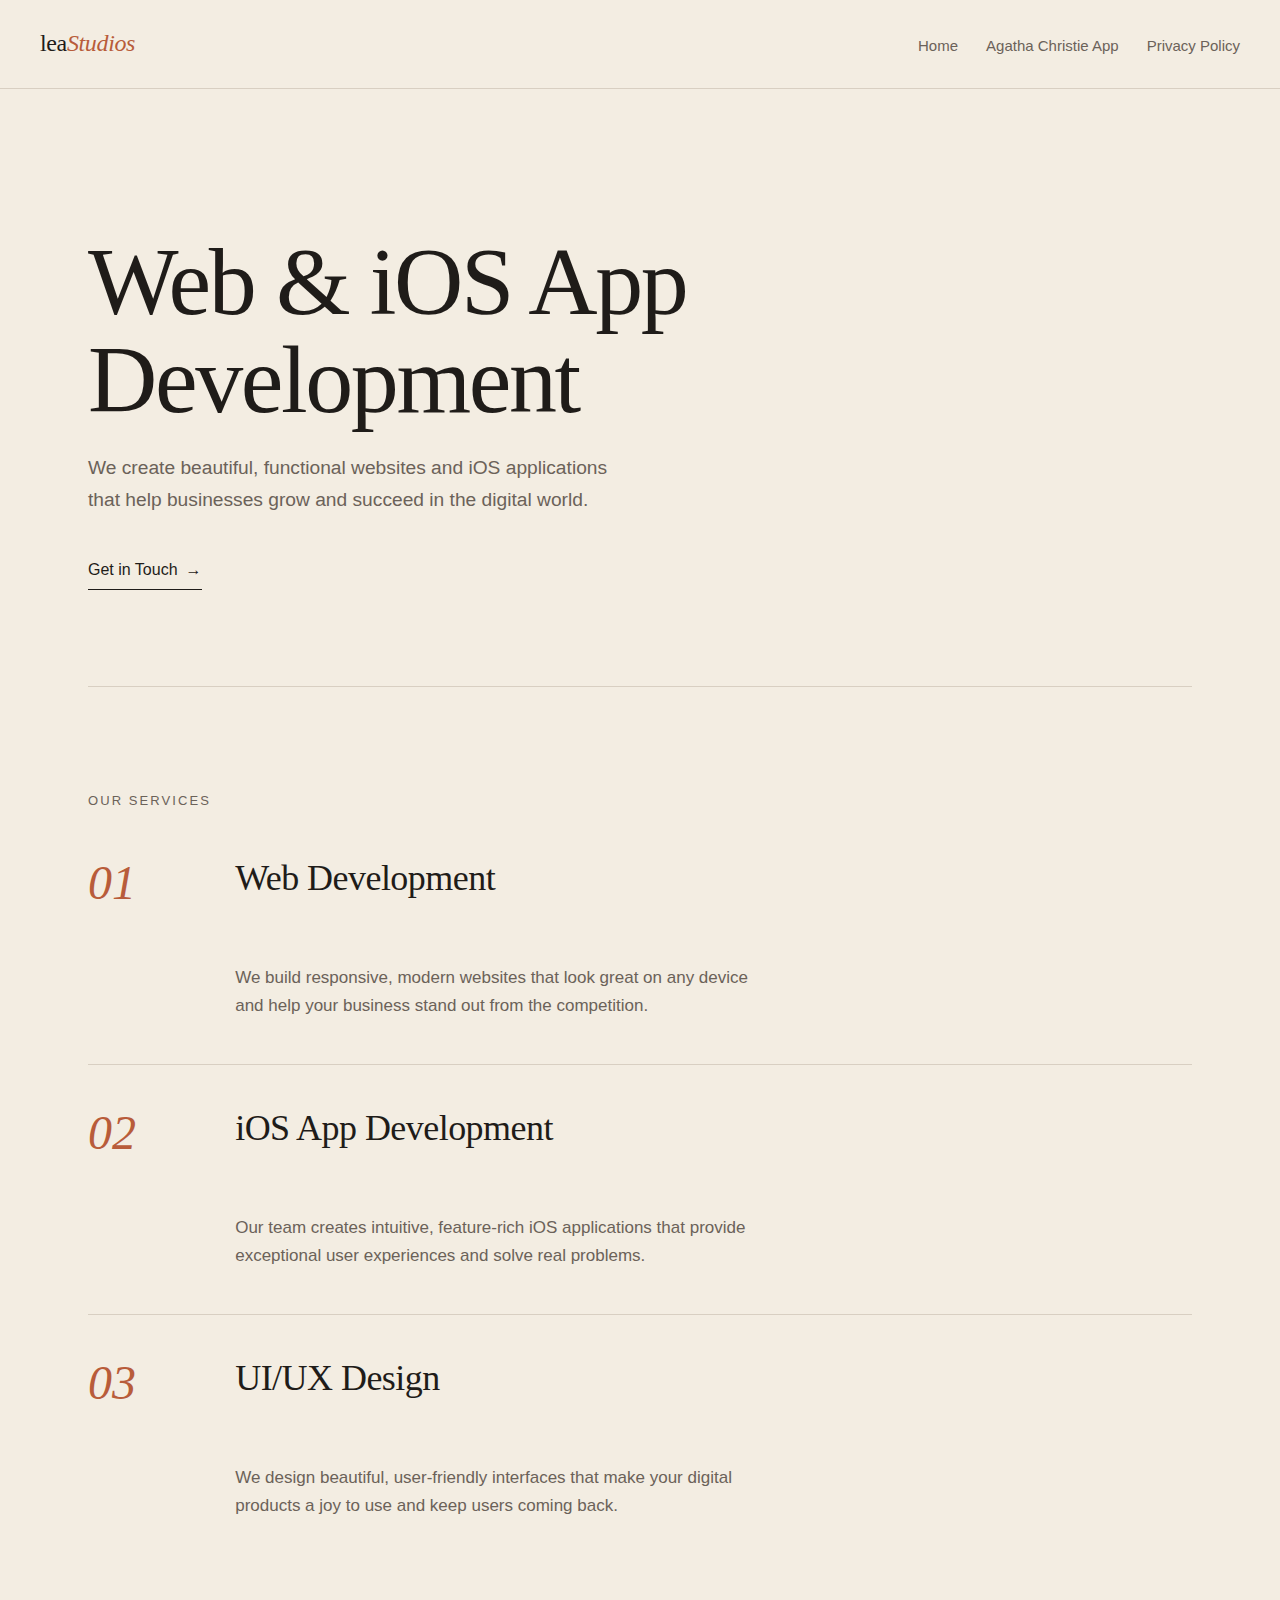
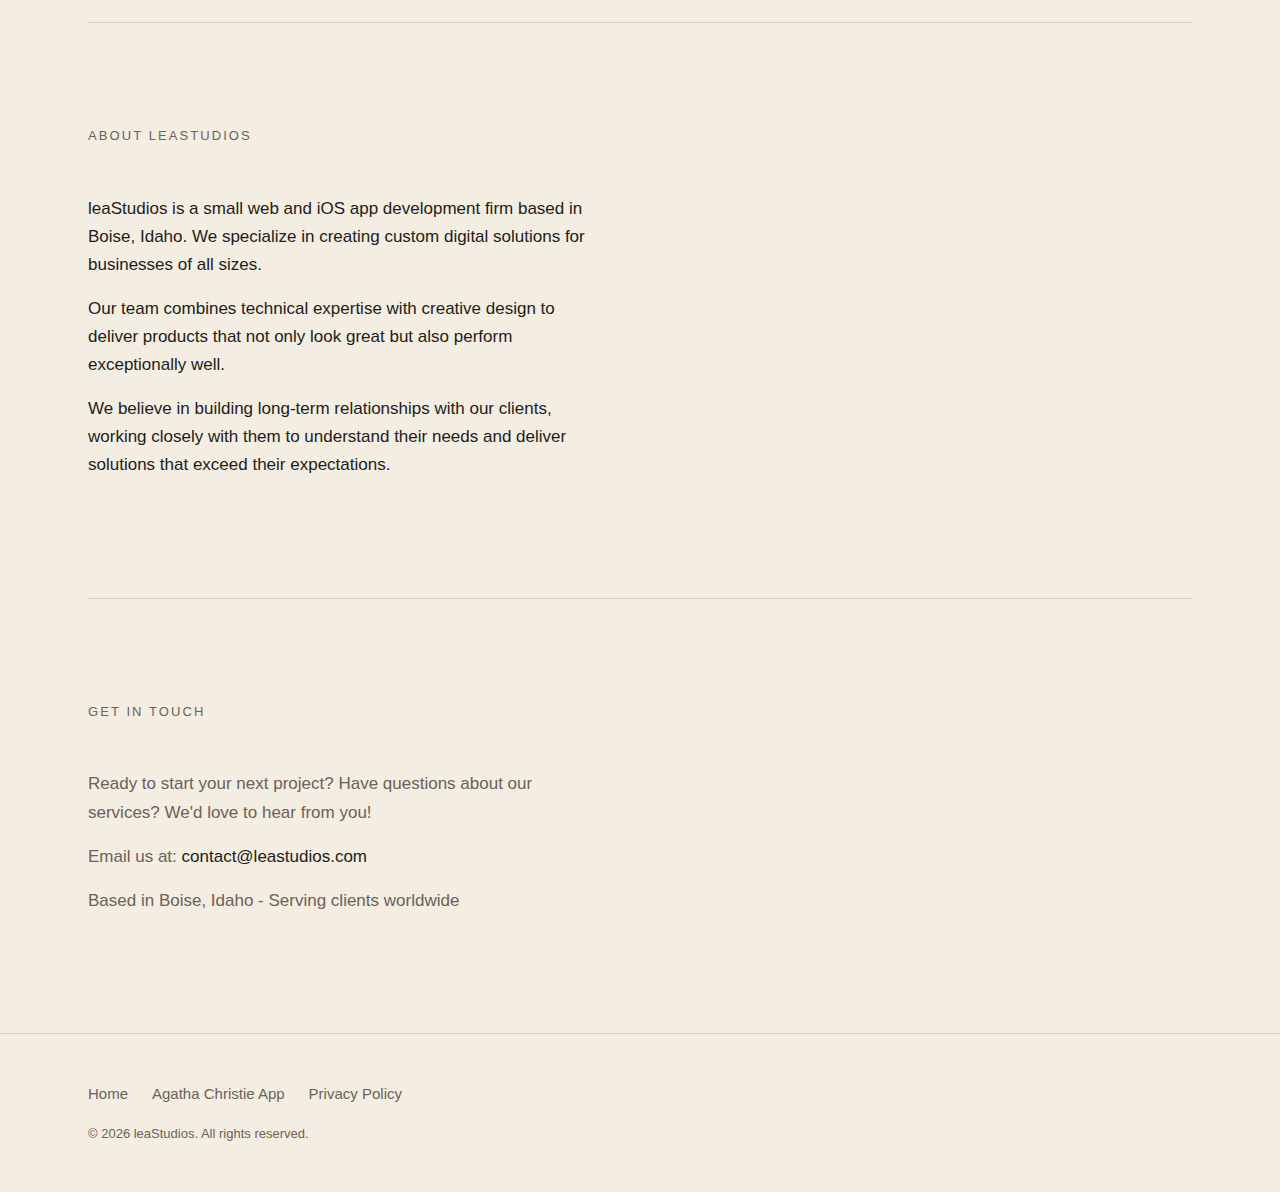
<file: index.html>
<!doctype html>
<html lang="en">
<head>
    <meta charset="UTF-8">
    <meta name="viewport" content="width=device-width, initial-scale=1">
    <meta name="description" content="leaStudios - Web & iOS App Development in Boise, Idaho">
    <title>leaStudios | Web & iOS App Development</title>
    <link rel="stylesheet" href="css/styles.css">
    <link href="https://fonts.googleapis.com/css2?family=Montserrat:wght@400;600;700&family=Roboto:wght@300;400;500&display=swap" rel="stylesheet">
</head>
<body>
    <!-- Header -->
    <header>
        <div class="container header-container">
            <a href="/" class="logo">lea<span>Studios</span></a>
            <nav>
                <ul>
                    <li><a href="/">Home</a></li>
                    <li><a href="/agatha-christie-reading-list-support">Agatha Christie App</a></li>
                    <li><a href="/privacy-policy">Privacy Policy</a></li>
                </ul>
            </nav>
        </div>
    </header>

    <!-- Hero Section -->
    <section class="hero">
        <div class="container">
            <h1>Web & iOS App Development</h1>
            <p>We create beautiful, functional websites and iOS applications that help businesses grow and succeed in the digital world.</p>
            <a href="#contact" class="btn">Get in Touch</a>
        </div>
    </section>

    <!-- Main Content -->
    <main>
        <div class="container">
            <!-- Services Section -->
            <section id="services" class="section">
                <h2 class="section-title">Our Services</h2>
                <div class="services">
                    <div class="service-card">
                        <h3>Web Development</h3>
                        <p>We build responsive, modern websites that look great on any device and help your business stand out from the competition.</p>
                    </div>
                    <div class="service-card">
                        <h3>iOS App Development</h3>
                        <p>Our team creates intuitive, feature-rich iOS applications that provide exceptional user experiences and solve real problems.</p>
                    </div>
                    <div class="service-card">
                        <h3>UI/UX Design</h3>
                        <p>We design beautiful, user-friendly interfaces that make your digital products a joy to use and keep users coming back.</p>
                    </div>
                </div>
            </section>

            <!-- About Section -->
            <section id="about" class="section">
                <h2 class="section-title">About leaStudios</h2>
                <div class="about-content">
                    <div class="about-text">
                        <p>leaStudios is a small web and iOS app development firm based in Boise, Idaho. We specialize in creating custom digital solutions for businesses of all sizes.</p>
                        <p>Our team combines technical expertise with creative design to deliver products that not only look great but also perform exceptionally well.</p>
                        <p>We believe in building long-term relationships with our clients, working closely with them to understand their needs and deliver solutions that exceed their expectations.</p>
                    </div>
                    <div class="about-image">
                        <!-- Placeholder for an image if needed -->
                    </div>
                </div>
            </section>

            <!-- Contact Section -->
            <section id="contact" class="section">
                <h2 class="section-title">Get in Touch</h2>
                <div class="contact-info">
                    <p>Ready to start your next project? Have questions about our services? We'd love to hear from you!</p>
                    <p>Email us at: <a href="mailto:contact@leastudios.com">contact@leastudios.com</a></p>
                    <p>Based in Boise, Idaho - Serving clients worldwide</p>
                </div>
            </section>
        </div>
    </main>

    <!-- Footer -->
    <footer>
        <div class="container">
            <div class="footer-links">
                <a href="/">Home</a>
                <a href="/agatha-christie-reading-list-support">Agatha Christie App</a>
                <a href="/privacy-policy">Privacy Policy</a>
            </div>
            <p class="copyright">&copy; <script>document.write(new Date().getFullYear());</script> leaStudios. All rights reserved.</p>
        </div>
    </footer>

    <script src="js/scripts.js"></script>
</body>
</html>
</file>
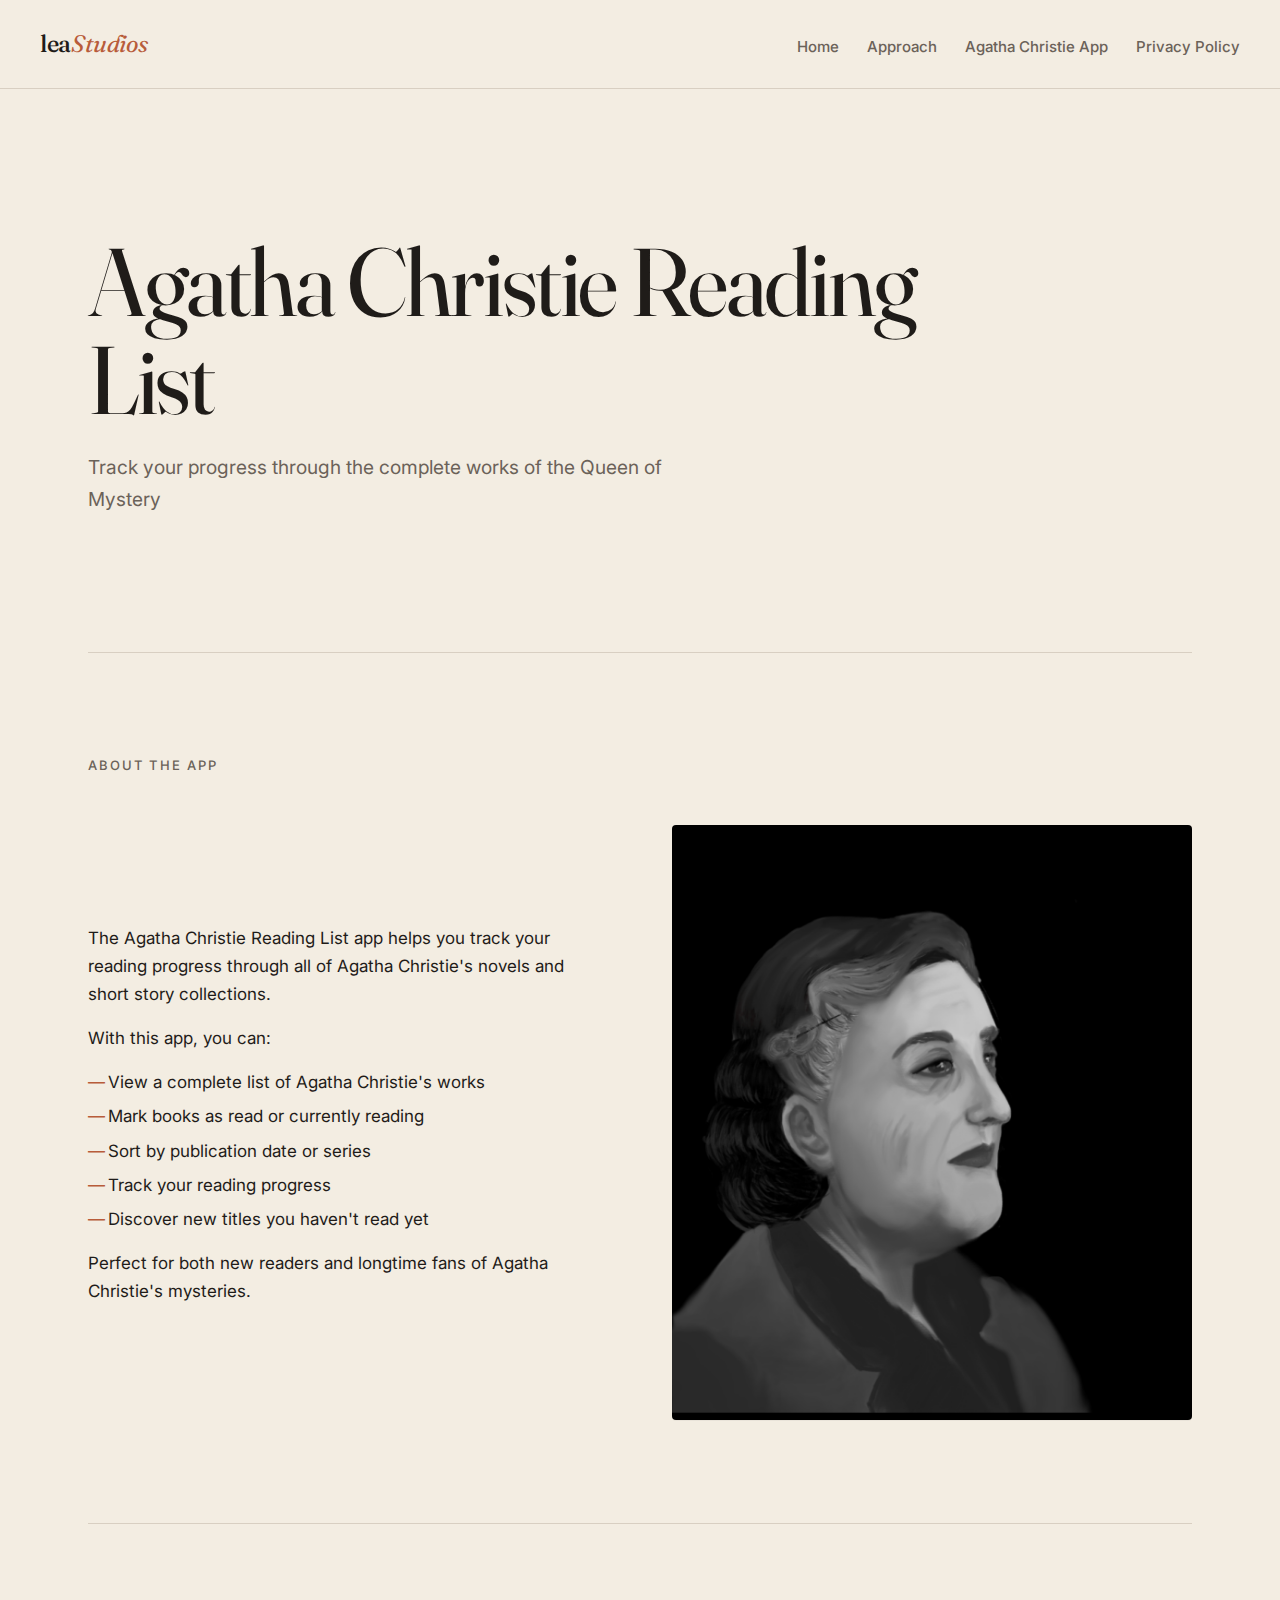
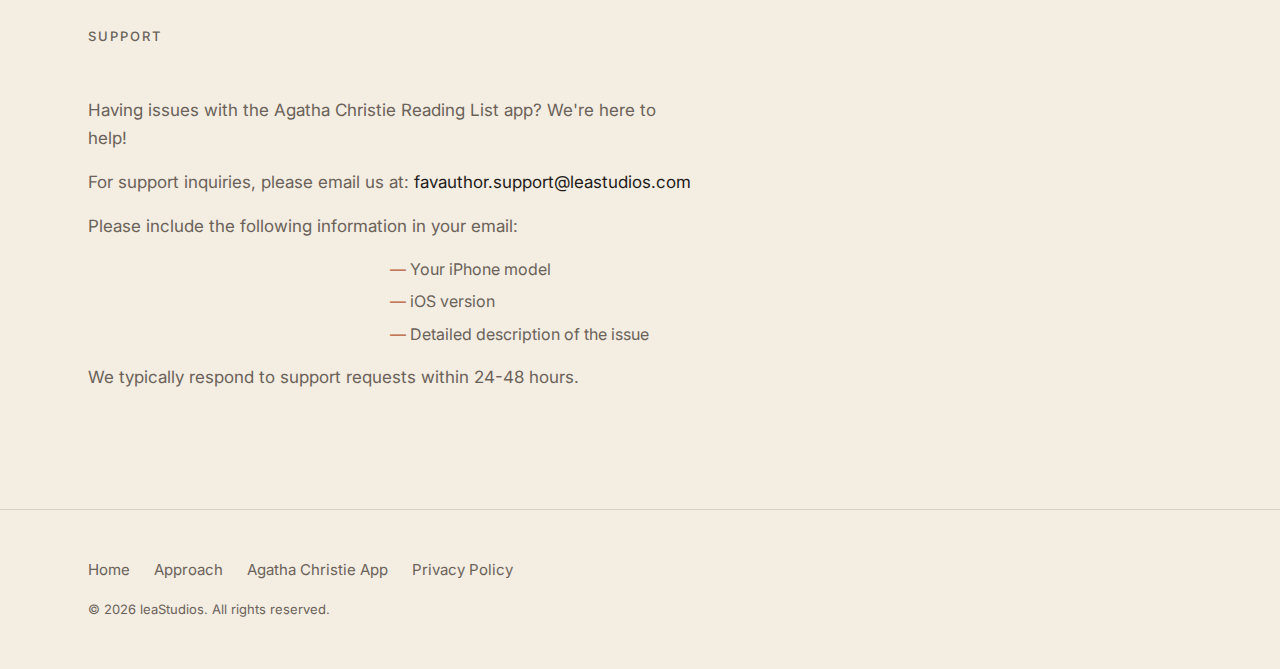
<file: agatha-christie-reading-list-support/index.html>
<!DOCTYPE html>
<html lang="en">
<head>
    <meta charset="UTF-8">
    <meta name="viewport" content="width=device-width, initial-scale=1">
    <meta name="description" content="Support page for the Agatha Christie Reading List iOS app by leaStudios">
    <title>Agatha Christie Reading List | leaStudios</title>
    <link rel="stylesheet" href="../css/styles.css">
    <link rel="preconnect" href="https://fonts.googleapis.com">
    <link rel="preconnect" href="https://fonts.gstatic.com" crossorigin>
    <link href="https://fonts.googleapis.com/css2?family=Fraunces:ital,opsz,wght@0,9..144,300..900;1,9..144,300..900&family=Inter:wght@400;500;600&display=swap" rel="stylesheet">
</head>
<body>
    <!-- Header -->
    <header>
        <div class="container header-container">
            <a href="/" class="logo">lea<span>Studios</span></a>
            <nav>
                <ul>
                    <li><a href="/">Home</a></li>
                    <li><a href="/approach">Approach</a></li>
                    <li><a href="/agatha-christie-reading-list-support">Agatha Christie App</a></li>
                    <li><a href="/privacy-policy">Privacy Policy</a></li>
                </ul>
            </nav>
        </div>
    </header>

    <!-- Hero Section -->
    <section class="hero">
        <div class="container">
            <h1>Agatha Christie Reading List</h1>
            <p>Track your progress through the complete works of the Queen of Mystery</p>
        </div>
    </section>

    <!-- Main Content -->
    <main>
        <div class="container">
            <!-- App Info Section -->
            <section class="section">
                <h2 class="section-title">About the App</h2>
                <div class="about-content">
                    <div class="about-text">
                        <p>The Agatha Christie Reading List app helps you track your reading progress through all of Agatha Christie's novels and short story collections.</p>
                        <p>With this app, you can:</p>
                        <ul>
                            <li>View a complete list of Agatha Christie's works</li>
                            <li>Mark books as read or currently reading</li>
                            <li>Sort by publication date or series</li>
                            <li>Track your reading progress</li>
                            <li>Discover new titles you haven't read yet</li>
                        </ul>
                        <p>Perfect for both new readers and longtime fans of Agatha Christie's mysteries.</p>
                    </div>
                    <div class="about-image">
                        <img src="../images/leastudios-agatha-christie.png" alt="Agatha Christie Reading List App">
                    </div>
                </div>
            </section>

            <!-- Support Section -->
            <section class="section">
                <h2 class="section-title">Support</h2>
                <div class="contact-info">
                    <p>Having issues with the Agatha Christie Reading List app? We're here to help!</p>
                    <p>For support inquiries, please email us at: <a href="mailto:favauthor.support@leastudios.com">favauthor.support@leastudios.com</a></p>
                    <p>Please include the following information in your email:</p>
                    <ul>
                        <li>Your iPhone model</li>
                        <li>iOS version</li>
                        <li>Detailed description of the issue</li>
                    </ul>
                    <p>We typically respond to support requests within 24-48 hours.</p>
                </div>
            </section>
        </div>
    </main>

    <!-- Footer -->
    <footer>
        <div class="container">
            <div class="footer-links">
                <a href="/">Home</a>
                <a href="/approach">Approach</a>
                <a href="/agatha-christie-reading-list-support">Agatha Christie App</a>
                <a href="/privacy-policy">Privacy Policy</a>
            </div>
            <p class="copyright">&copy; <script>document.write(new Date().getFullYear());</script> leaStudios. All rights reserved.</p>
        </div>
    </footer>

    <script src="../js/scripts.js"></script>
</body>
</html>
</file>
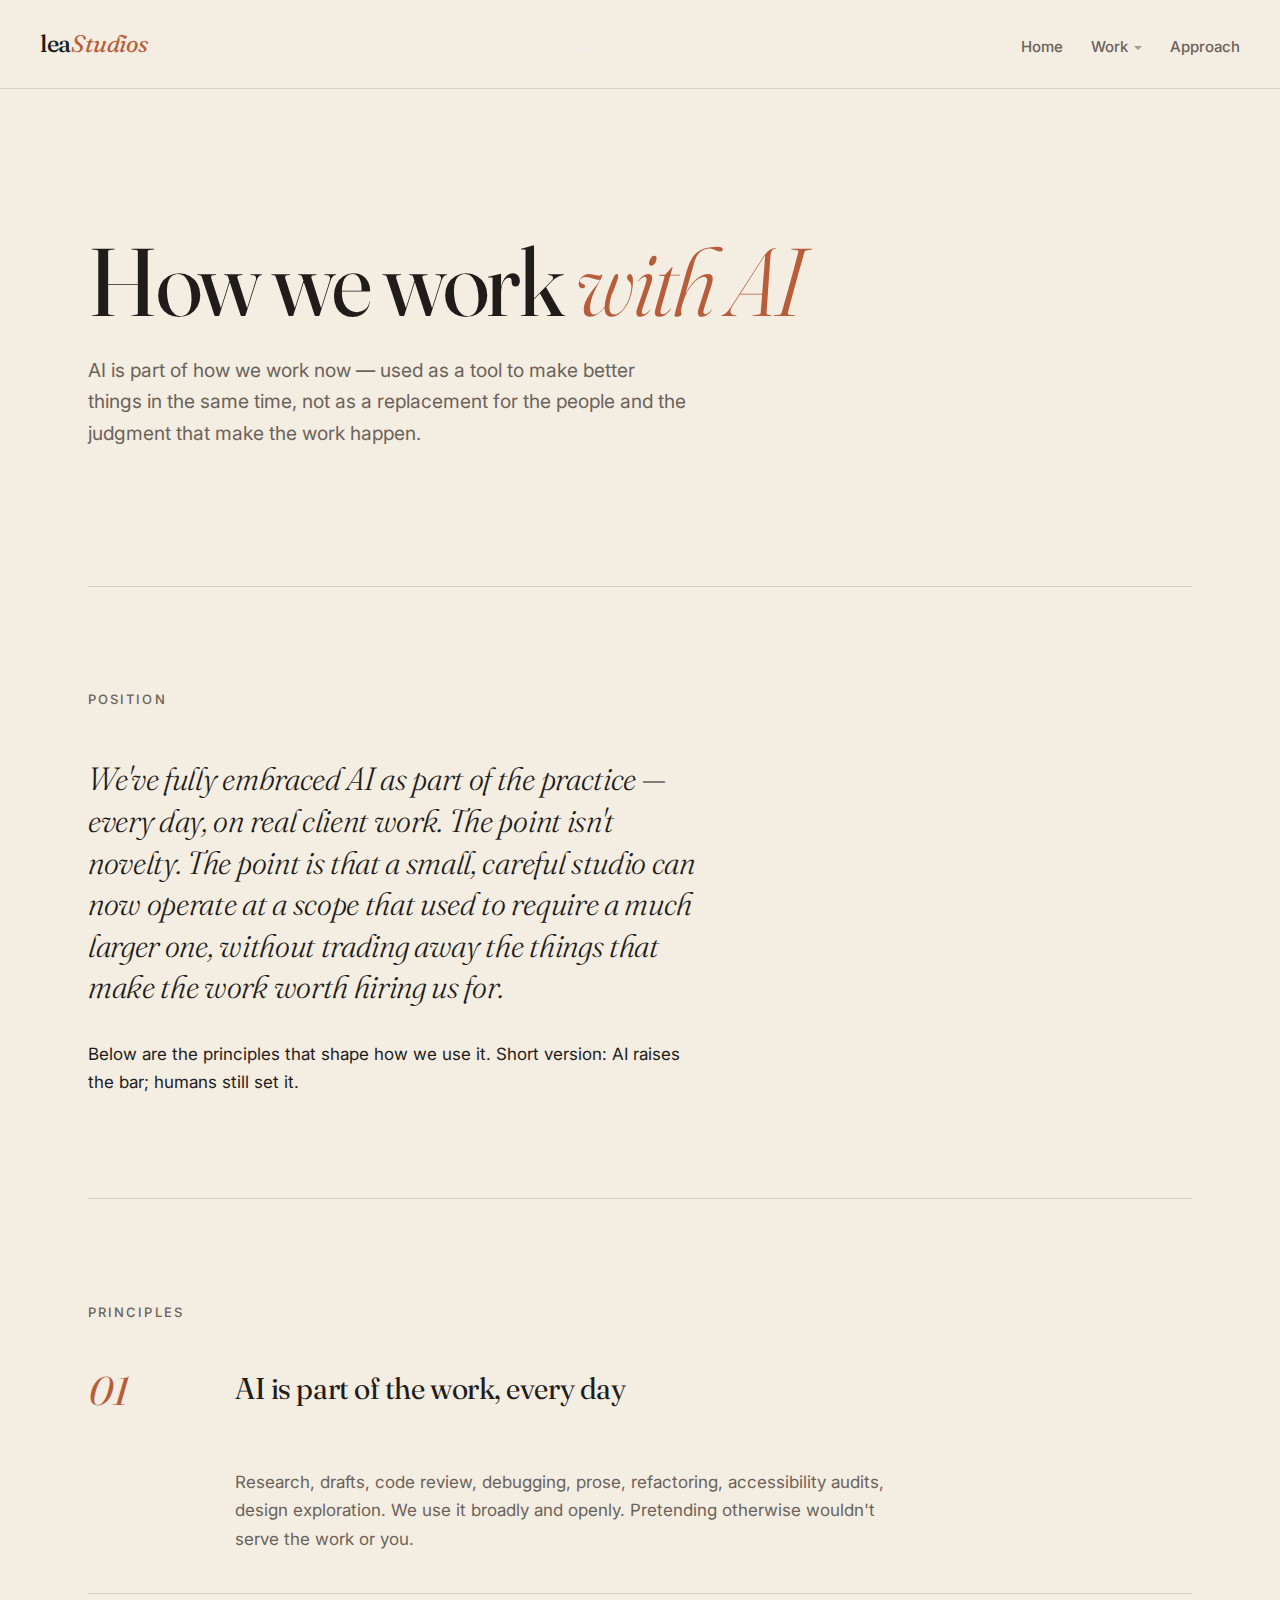
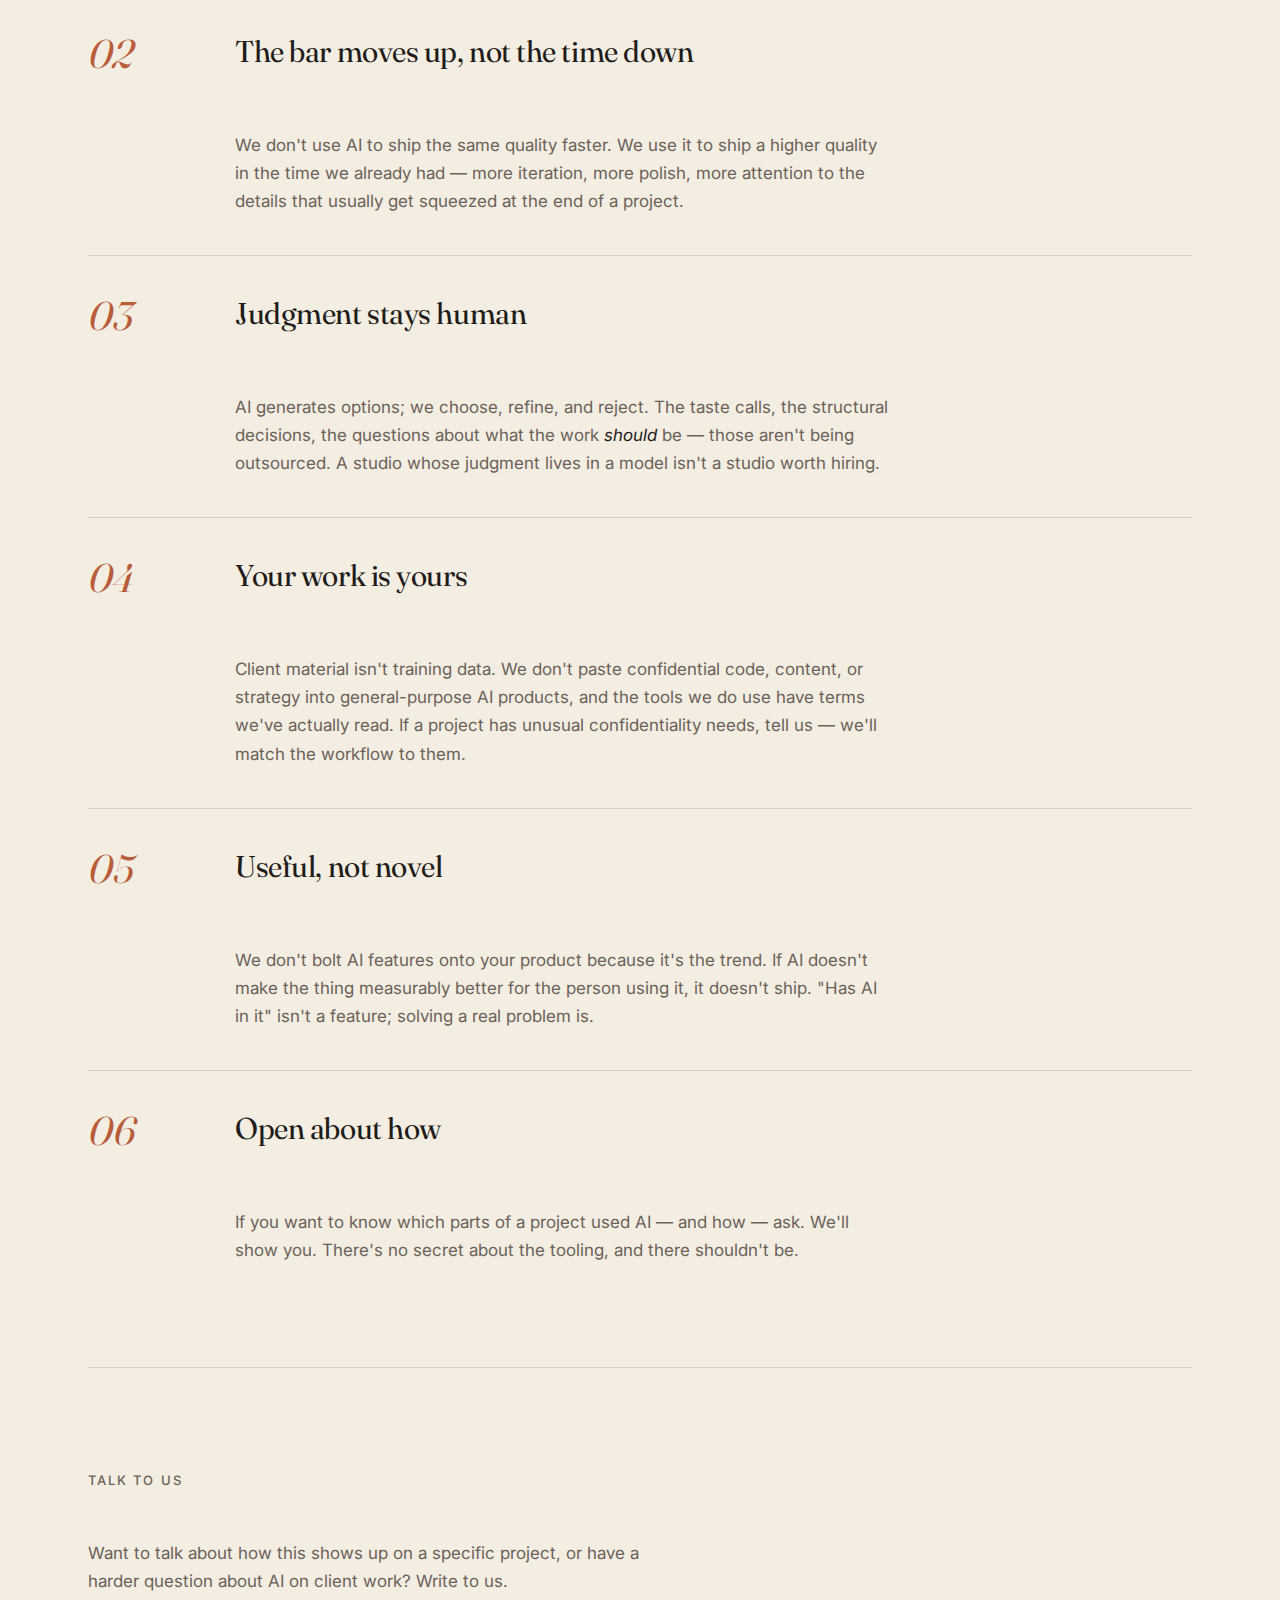
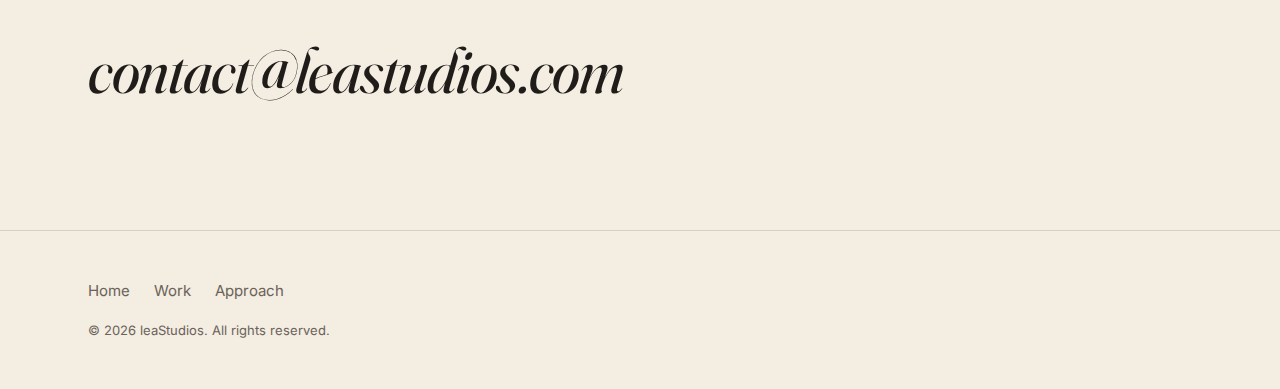
<file: approach/index.html>
<!doctype html>
<html lang="en">
<head>
    <meta charset="UTF-8">
    <meta name="viewport" content="width=device-width, initial-scale=1">
    <meta name="description" content="How leaStudios works with AI — six principles that shape our use of it on client projects.">
    <title>Approach | leaStudios</title>
    <link rel="stylesheet" href="../css/styles.css">
    <link rel="preconnect" href="https://fonts.googleapis.com">
    <link rel="preconnect" href="https://fonts.gstatic.com" crossorigin>
    <link href="https://fonts.googleapis.com/css2?family=Fraunces:ital,opsz,wght@0,9..144,300..900;1,9..144,300..900&family=Inter:wght@400;500;600&display=swap" rel="stylesheet">
</head>
<body>
    <!-- Header -->
    <header>
        <div class="container header-container">
            <a href="/" class="logo">lea<span>Studios</span></a>
            <button class="nav-toggle" type="button" aria-label="Open navigation" aria-expanded="false" aria-controls="primary-nav">
                <span class="nav-toggle-icon"><span></span></span>
            </button>
            <nav id="primary-nav">
                <ul>
                    <li><a href="/">Home</a></li>
                    <li class="nav-item-work">
                        <a href="/work" aria-haspopup="true">Work</a>
                        <div class="work-dropdown" role="menu">
                            <div class="work-dropdown-group">
                                <span class="work-dropdown-label">iOS</span>
                                <a href="/work/agatha-christie-reading-list" role="menuitem">Agatha Christie Reading List</a>
                            </div>
                            <div class="work-dropdown-group">
                                <span class="work-dropdown-label">Web</span>
                                <p class="work-dropdown-empty">Case studies in progress.</p>
                            </div>
                            <div class="work-dropdown-group">
                                <span class="work-dropdown-label">macOS</span>
                                <p class="work-dropdown-empty">Case studies in progress.</p>
                            </div>
                            <div class="work-dropdown-group">
                                <span class="work-dropdown-label">Tools</span>
                                <p class="work-dropdown-empty">Case studies in progress.</p>
                            </div>
                        </div>
                    </li>
                    <li><a href="/approach">Approach</a></li>
                </ul>
            </nav>
        </div>
    </header>

    <!-- Hero Section -->
    <section class="hero">
        <div class="container">
            <h1>How we work <em>with AI</em></h1>
            <p>AI is part of how we work now — used as a tool to make better things in the same time, not as a replacement for the people and the judgment that make the work happen.</p>
        </div>
    </section>

    <!-- Main Content -->
    <main>
        <div class="container">
            <!-- Intro -->
            <section class="section">
                <h2 class="section-title">Position</h2>
                <div class="about-editorial">
                    <p>We've fully embraced AI as part of the practice — every day, on real client work. The point isn't novelty. The point is that a small, careful studio can now operate at a scope that used to require a much larger one, without trading away the things that make the work worth hiring us for.</p>
                    <p>Below are the principles that shape how we use it. Short version: AI raises the bar; humans still set it.</p>
                </div>
            </section>

            <!-- Principles -->
            <section class="section">
                <h2 class="section-title">Principles</h2>
                <div class="principles">
                    <div class="principle">
                        <h3>AI is part of the work, every day</h3>
                        <p>Research, drafts, code review, debugging, prose, refactoring, accessibility audits, design exploration. We use it broadly and openly. Pretending otherwise wouldn't serve the work or you.</p>
                    </div>
                    <div class="principle">
                        <h3>The bar moves up, not the time down</h3>
                        <p>We don't use AI to ship the same quality faster. We use it to ship a higher quality in the time we already had — more iteration, more polish, more attention to the details that usually get squeezed at the end of a project.</p>
                    </div>
                    <div class="principle">
                        <h3>Judgment stays human</h3>
                        <p>AI generates options; we choose, refine, and reject. The taste calls, the structural decisions, the questions about what the work <em>should</em> be — those aren't being outsourced. A studio whose judgment lives in a model isn't a studio worth hiring.</p>
                    </div>
                    <div class="principle">
                        <h3>Your work is yours</h3>
                        <p>Client material isn't training data. We don't paste confidential code, content, or strategy into general-purpose AI products, and the tools we do use have terms we've actually read. If a project has unusual confidentiality needs, tell us — we'll match the workflow to them.</p>
                    </div>
                    <div class="principle">
                        <h3>Useful, not novel</h3>
                        <p>We don't bolt AI features onto your product because it's the trend. If AI doesn't make the thing measurably better for the person using it, it doesn't ship. "Has AI in it" isn't a feature; solving a real problem is.</p>
                    </div>
                    <div class="principle">
                        <h3>Open about how</h3>
                        <p>If you want to know which parts of a project used AI — and how — ask. We'll show you. There's no secret about the tooling, and there shouldn't be.</p>
                    </div>
                </div>
            </section>

            <!-- Contact / Talk -->
            <section class="section">
                <h2 class="section-title">Talk to us</h2>
                <div class="contact-info">
                    <p>Want to talk about how this shows up on a specific project, or have a harder question about AI on client work? Write to us.</p>
                    <a href="mailto:contact@leastudios.com" class="contact-email">contact@leastudios.com</a>
                </div>
            </section>
        </div>
    </main>

    <!-- Footer -->
    <footer>
        <div class="container">
            <div class="footer-links">
                <a href="/">Home</a>
                <a href="/work">Work</a>
                <a href="/approach">Approach</a>
            </div>
            <p class="copyright">&copy; <script>document.write(new Date().getFullYear());</script> leaStudios. All rights reserved.</p>
        </div>
    </footer>

    <script src="../js/scripts.js"></script>
</body>
</html>
</file>
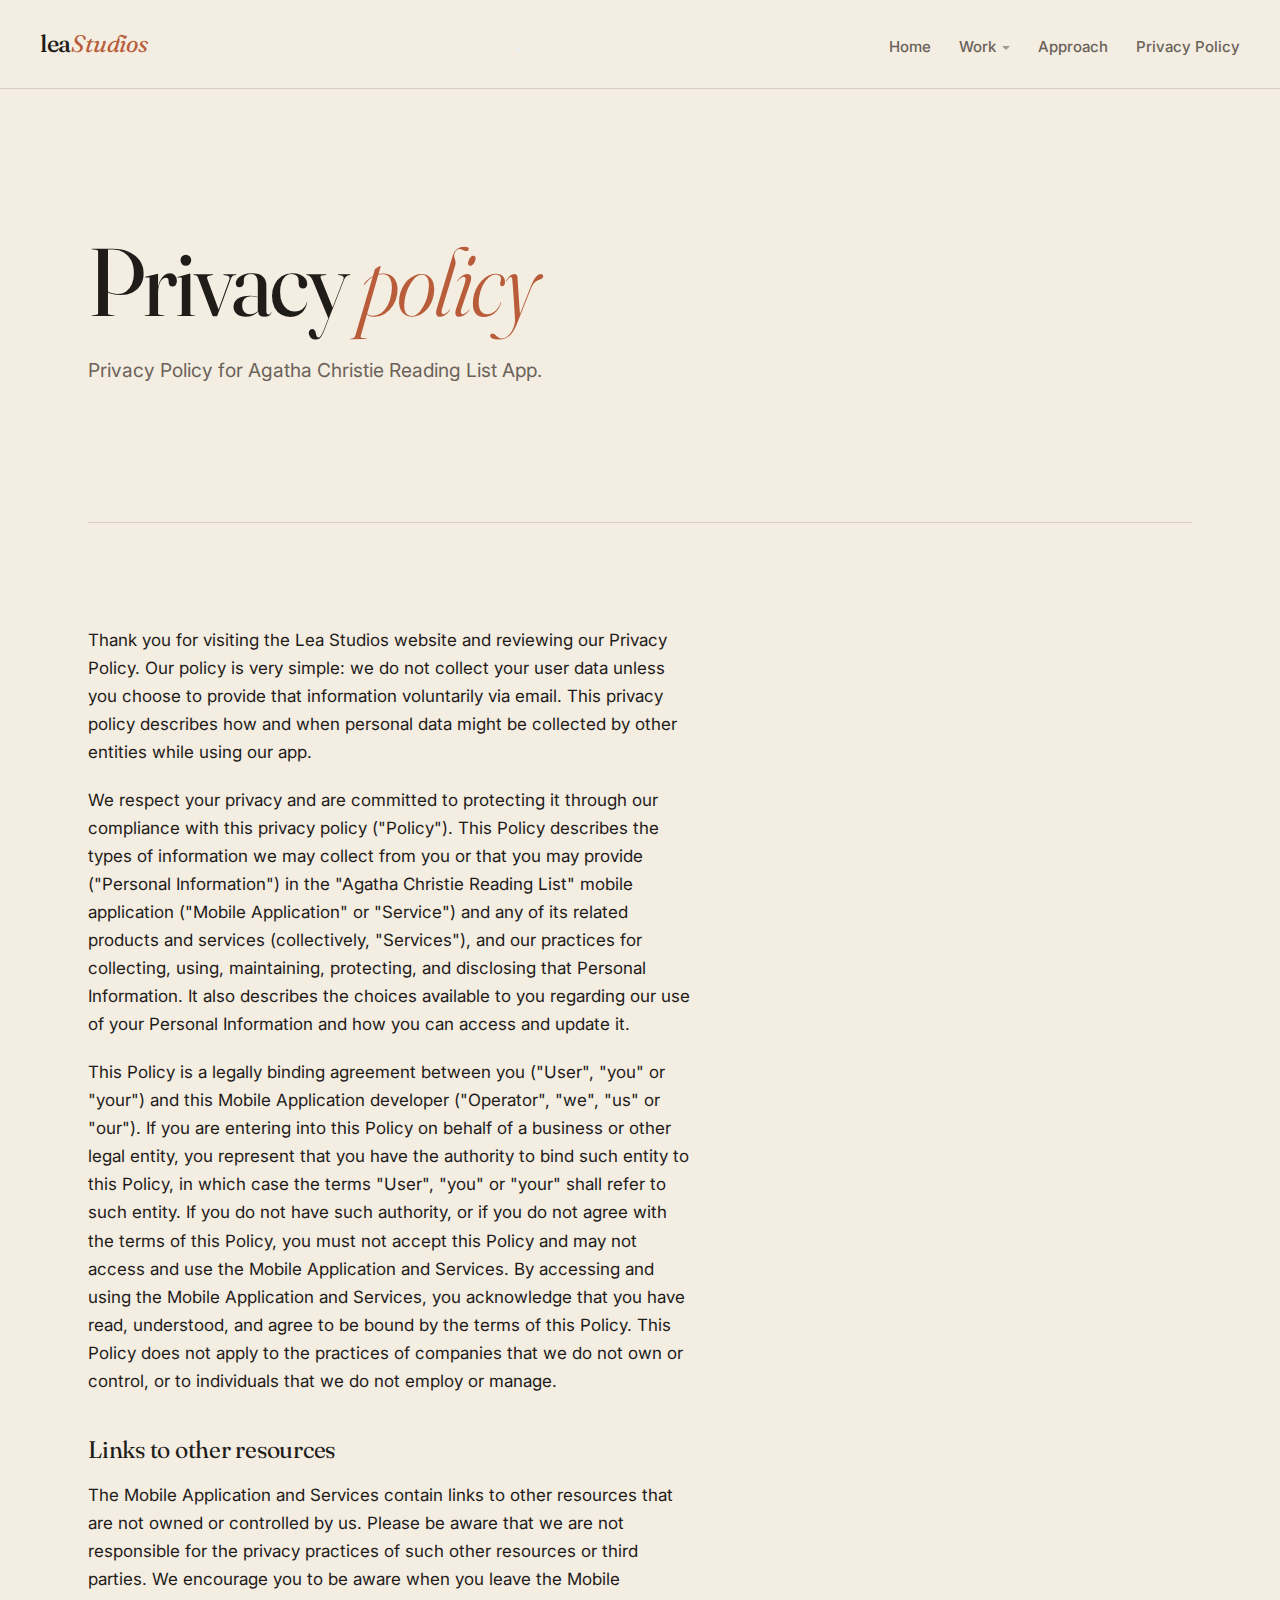
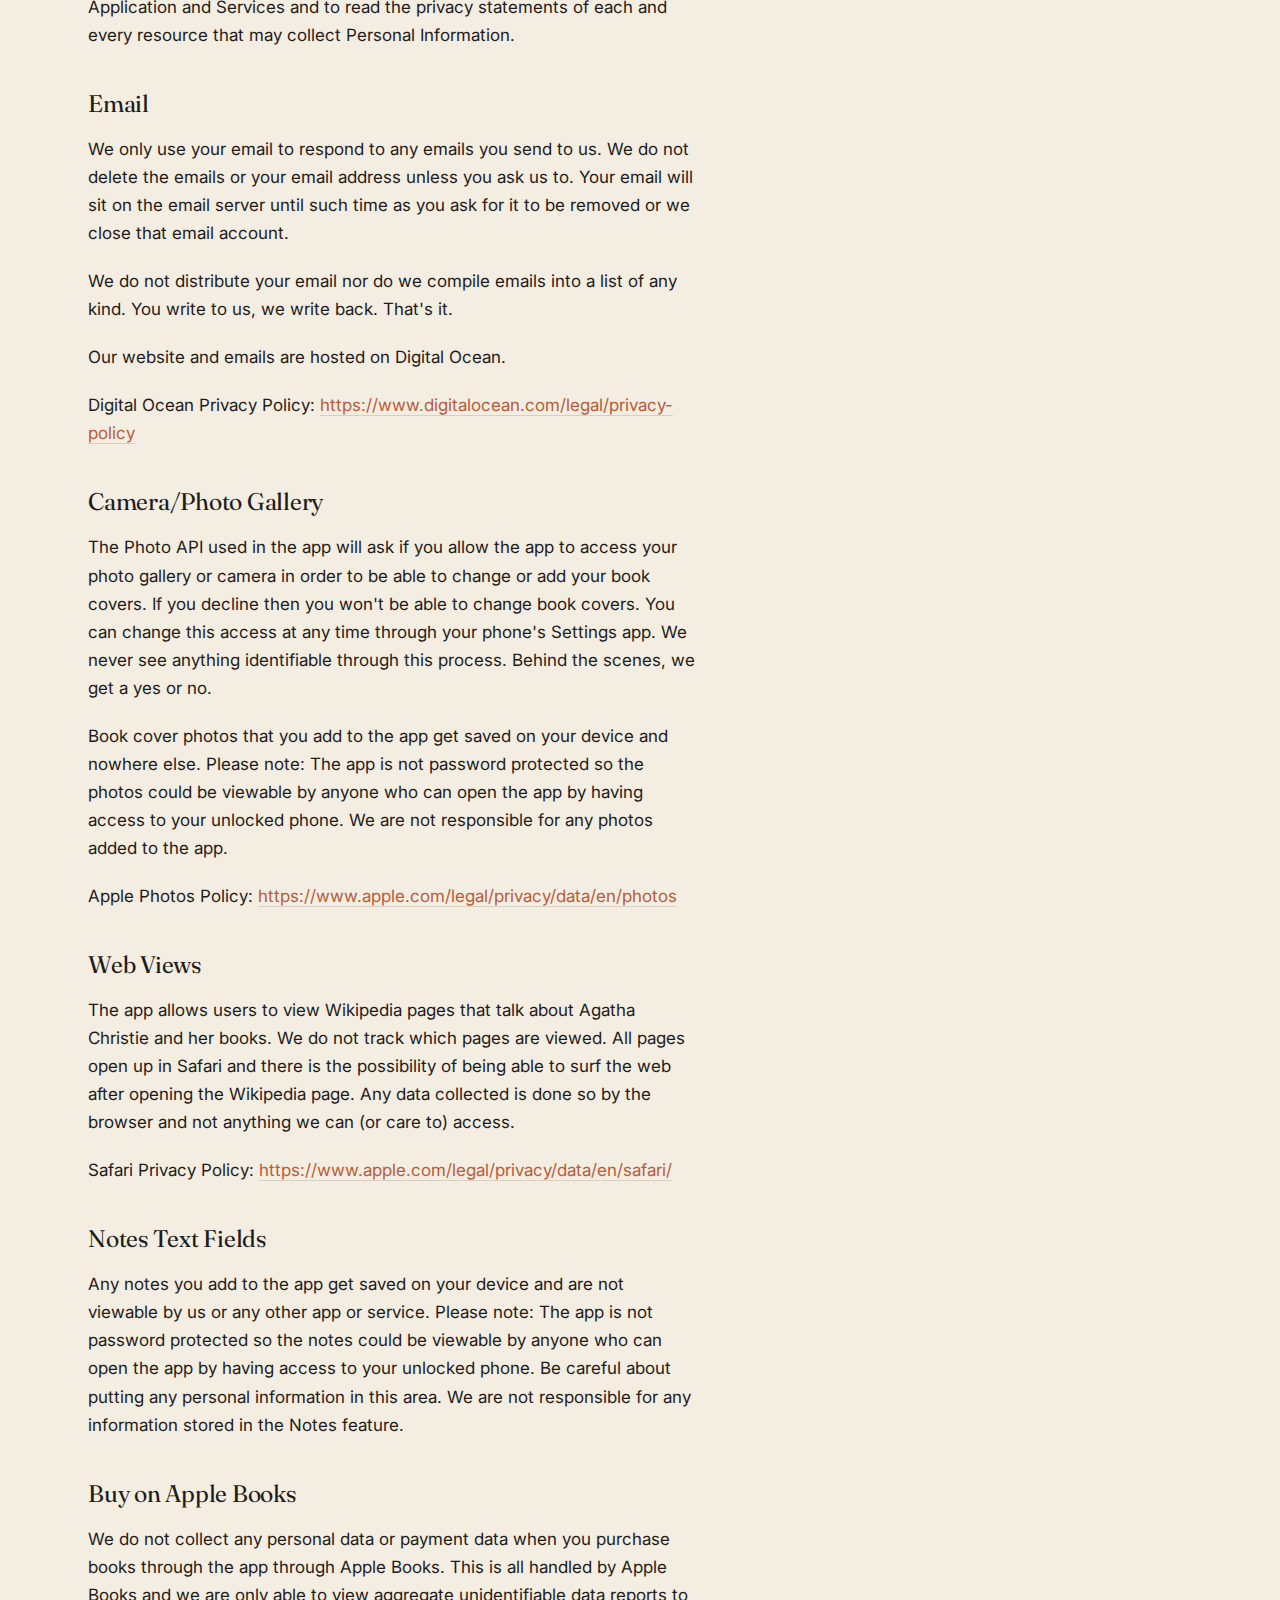
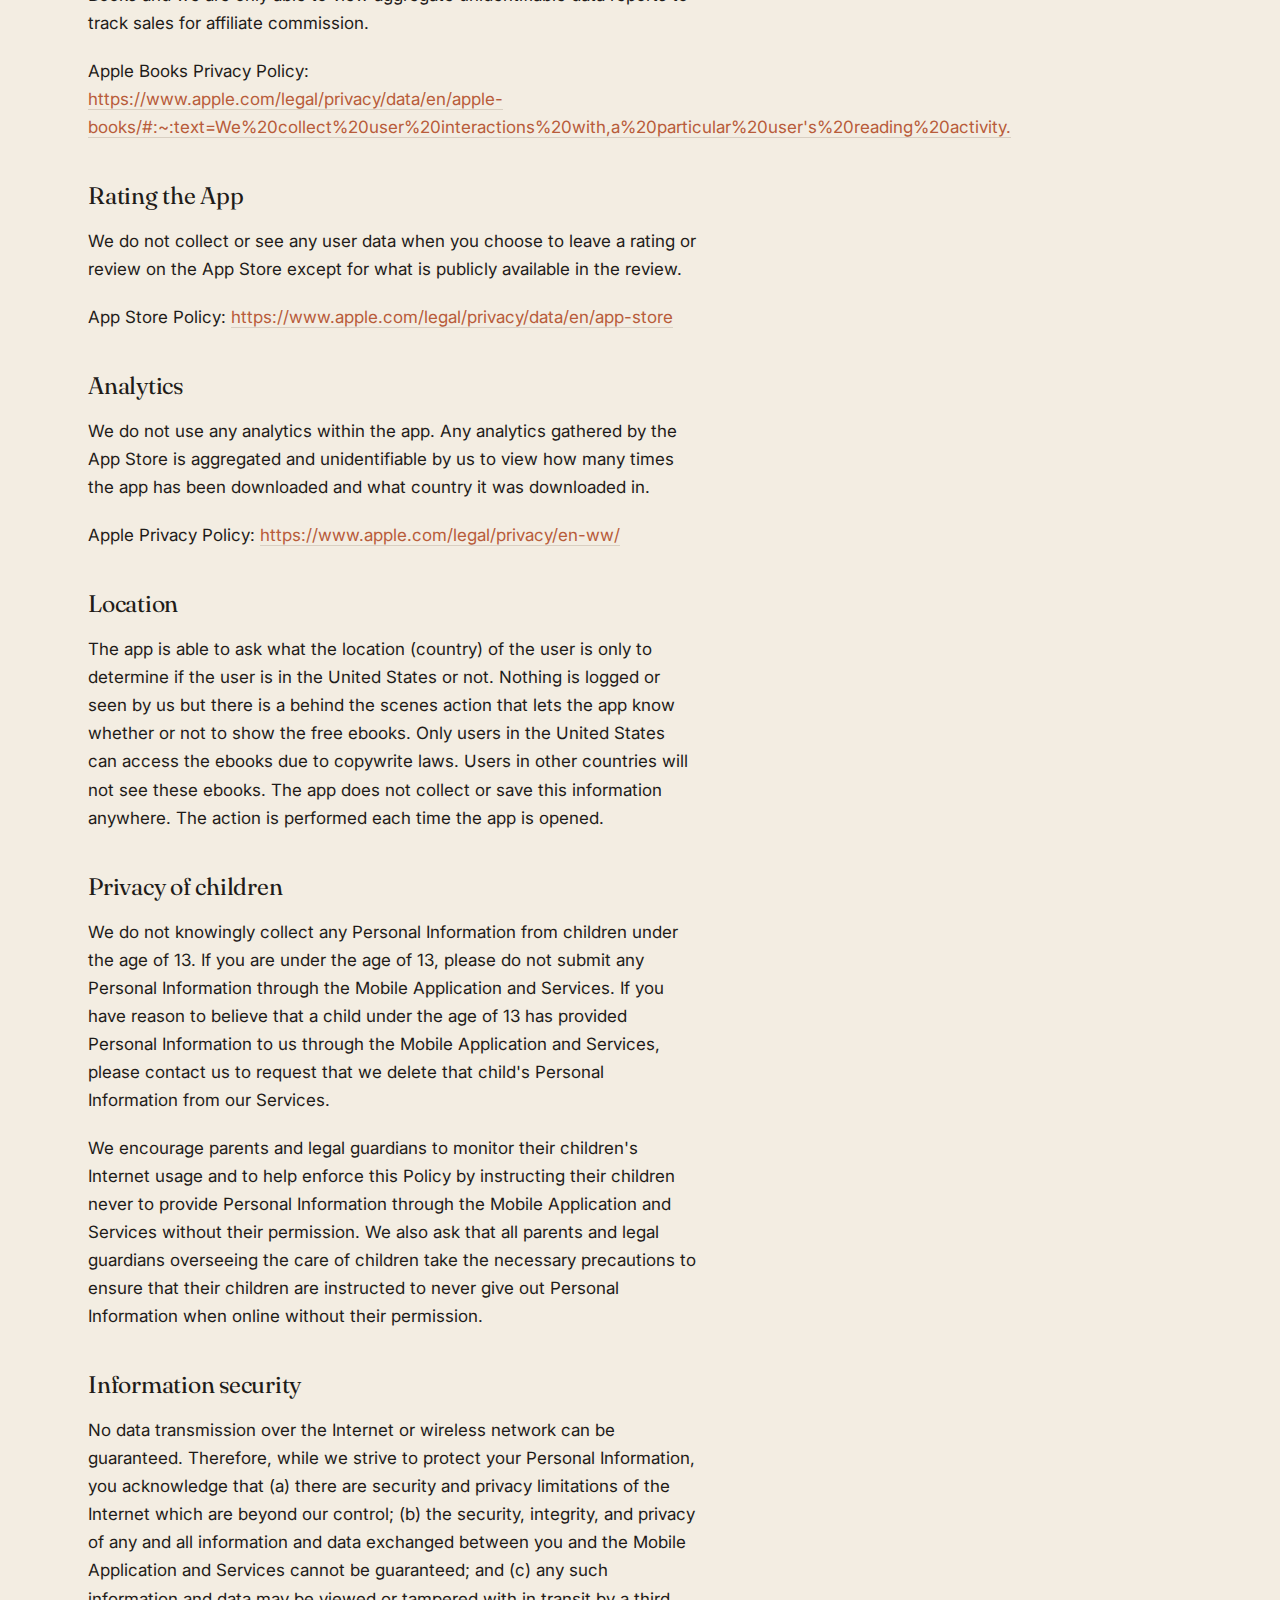
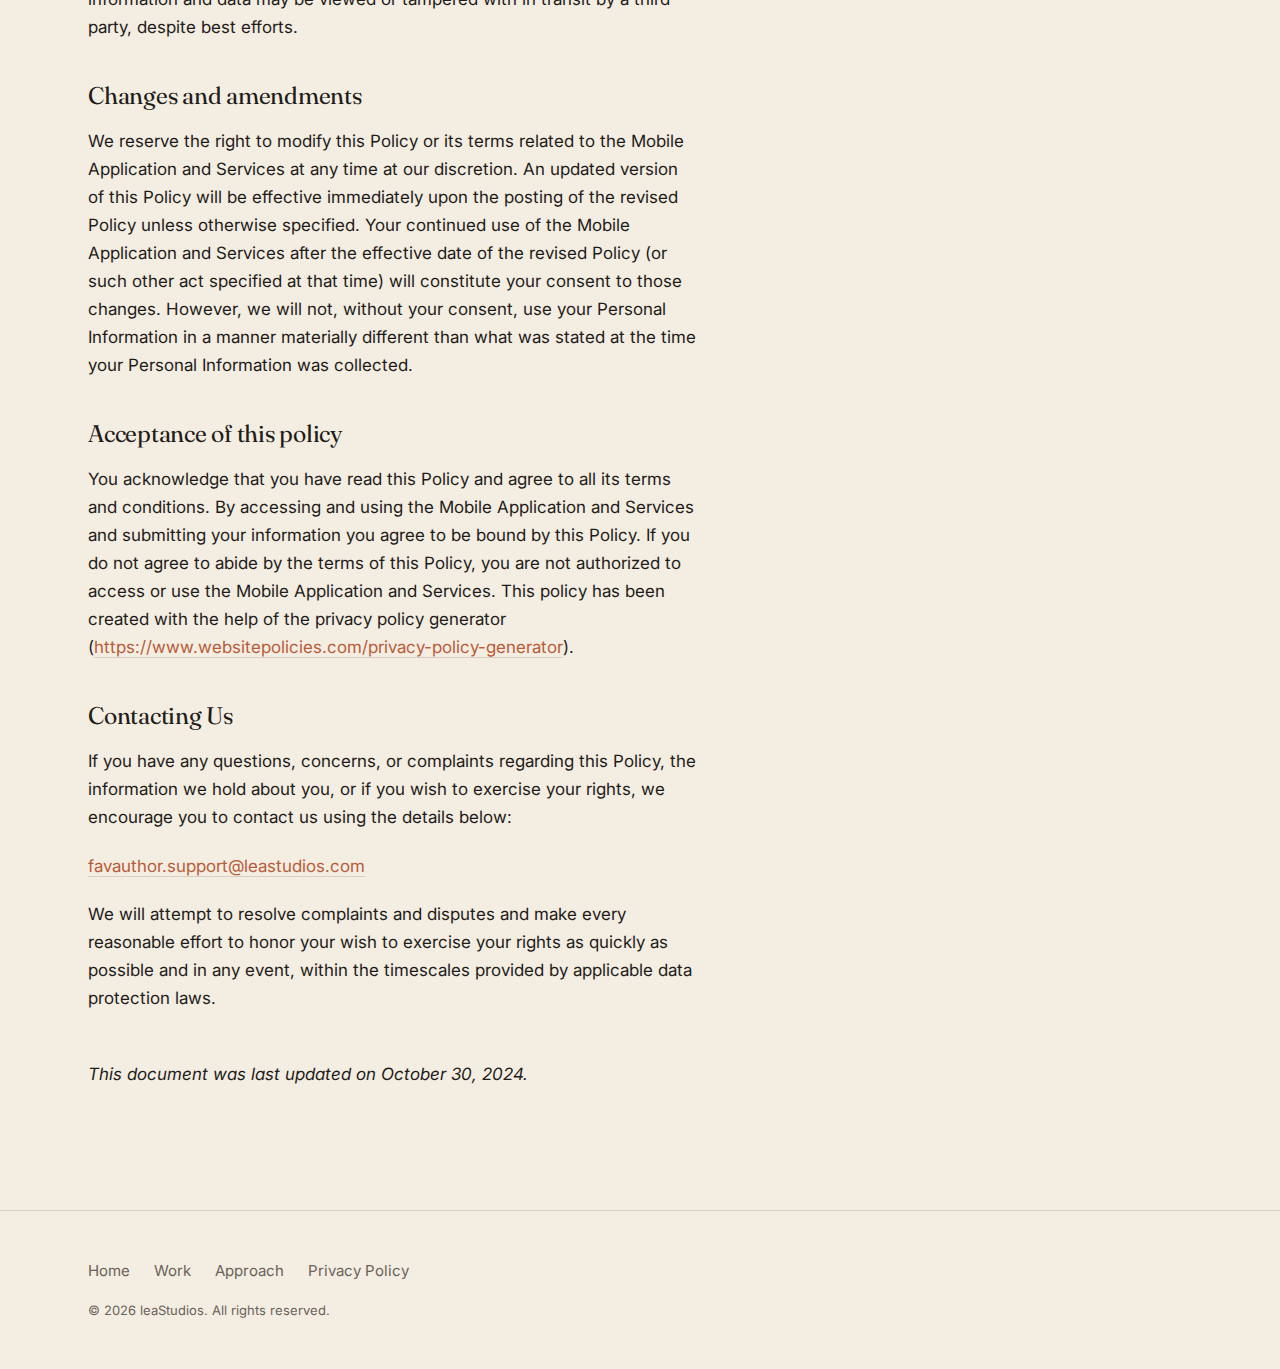
<file: privacy-policy/index.html>
<!DOCTYPE html>
<html lang="en">
<head>
    <meta charset="UTF-8">
    <meta name="viewport" content="width=device-width, initial-scale=1">
    <meta name="description" content="Privacy Policy for Agatha Christie Reading List App">
    <title>Privacy Policy | Agatha Christie Reading List App</title>
    <link rel="stylesheet" href="../css/styles.css">
    <link rel="preconnect" href="https://fonts.googleapis.com">
    <link rel="preconnect" href="https://fonts.gstatic.com" crossorigin>
    <link href="https://fonts.googleapis.com/css2?family=Fraunces:ital,opsz,wght@0,9..144,300..900;1,9..144,300..900&family=Inter:wght@400;500;600&display=swap" rel="stylesheet">
</head>
<body>
    <!-- Header -->
    <header>
        <div class="container header-container">
            <a href="/" class="logo">lea<span>Studios</span></a>
            <button class="nav-toggle" type="button" aria-label="Open navigation" aria-expanded="false" aria-controls="primary-nav">
                <span class="nav-toggle-icon"><span></span></span>
            </button>
            <nav id="primary-nav">
                <ul>
                    <li><a href="/">Home</a></li>
                    <li class="nav-item-work">
                        <a href="/work" aria-haspopup="true">Work</a>
                        <div class="work-dropdown" role="menu">
                            <div class="work-dropdown-group">
                                <span class="work-dropdown-label">iOS</span>
                                <a href="/work/agatha-christie-reading-list" role="menuitem">Agatha Christie Reading List</a>
                            </div>
                            <div class="work-dropdown-group">
                                <span class="work-dropdown-label">Web</span>
                                <p class="work-dropdown-empty">Case studies in progress.</p>
                            </div>
                            <div class="work-dropdown-group">
                                <span class="work-dropdown-label">macOS</span>
                                <p class="work-dropdown-empty">Case studies in progress.</p>
                            </div>
                            <div class="work-dropdown-group">
                                <span class="work-dropdown-label">Tools</span>
                                <p class="work-dropdown-empty">Case studies in progress.</p>
                            </div>
                        </div>
                    </li>
                    <li><a href="/approach">Approach</a></li>
                    <li><a href="/privacy-policy">Privacy Policy</a></li>
                </ul>
            </nav>
        </div>
    </header>

    <!-- Hero Section -->
    <section class="hero">
        <div class="container">
            <h1>Privacy <em>policy</em></h1>
            <p>Privacy Policy for Agatha Christie Reading List App.</p>
        </div>
    </section>

    <!-- Main Content -->
    <main>
        <div class="container">
            <section class="section">
                <div class="prose">
                    <p>Thank you for visiting the Lea Studios website and reviewing our Privacy Policy. Our policy is very simple: we do not collect your user data unless you choose to provide that information voluntarily via email. This privacy policy describes how and when personal data might be collected by other entities while using our app.</p>
                    <p>We respect your privacy and are committed to protecting it through our compliance with this privacy policy ("Policy"). This Policy describes the types of information we may collect from you or that you may provide ("Personal Information") in the "Agatha Christie Reading List" mobile application ("Mobile Application" or "Service") and any of its related products and services (collectively, "Services"), and our practices for collecting, using, maintaining, protecting, and disclosing that Personal Information. It also describes the choices available to you regarding our use of your Personal Information and how you can access and update it.</p>
                    <p>This Policy is a legally binding agreement between you ("User", "you" or "your") and this Mobile Application developer ("Operator", "we", "us" or "our"). If you are entering into this Policy on behalf of a business or other legal entity, you represent that you have the authority to bind such entity to this Policy, in which case the terms "User", "you" or "your" shall refer to such entity. If you do not have such authority, or if you do not agree with the terms of this Policy, you must not accept this Policy and may not access and use the Mobile Application and Services. By accessing and using the Mobile Application and Services, you acknowledge that you have read, understood, and agree to be bound by the terms of this Policy. This Policy does not apply to the practices of companies that we do not own or control, or to individuals that we do not employ or manage.</p>
                    <h3>Links to other resources</h3>
                    <p>The Mobile Application and Services contain links to other resources that are not owned or controlled by us. Please be aware that we are not responsible for the privacy practices of such other resources or third parties. We encourage you to be aware when you leave the Mobile Application and Services and to read the privacy statements of each and every resource that may collect Personal Information.</p>

                    <h3>Email</h3>
                    <p>We only use your email to respond to any emails you send to us. We do not delete the emails or your email address unless you ask us to. Your email will sit on the email server until such time as you ask for it to be removed or we close that email account.</p>

                    <p>We do not distribute your email nor do we compile emails into a list of any kind. You write to us, we write back. That's it.</p>

                    <p>Our website and emails are hosted on Digital Ocean.</p>

                    <p>Digital Ocean Privacy Policy: <a href="https://www.digitalocean.com/legal/privacy-policy" target="_blank">https://www.digitalocean.com/legal/privacy-policy</a></p>

                    <h3>Camera/Photo Gallery</h3>
                    <p>The Photo API used in the app will ask if you allow the app to access your photo gallery or camera in order to be able to change or add your book covers. If you decline then you won't be able to change book covers. You can change this access at any time through your phone's Settings app. We never see anything identifiable through this process. Behind the scenes, we get a yes or no.</p>

                    <p>Book cover photos that you add to the app get saved on your device and nowhere else. Please note: The app is not password protected so the photos could be viewable by anyone who can open the app by having access to your unlocked phone. We are not responsible for any photos added to the app.</p>

                    <p>Apple Photos Policy: <a href="https://www.apple.com/legal/privacy/data/en/photos" target="_blank">https://www.apple.com/legal/privacy/data/en/photos</a></p>

                    <h3>Web Views</h3>
                    <p>The app allows users to view Wikipedia pages that talk about Agatha Christie and her books. We do not track which pages are viewed. All pages open up in Safari and there is the possibility of being able to surf the web after opening the Wikipedia page. Any data collected is done so by the browser and not anything we can (or care to) access.</p>

                    <p>Safari Privacy Policy: <a href="https://www.apple.com/legal/privacy/data/en/safari/" target="_blank">https://www.apple.com/legal/privacy/data/en/safari/</a></p>

                    <h3>Notes Text Fields</h3>
                    <p>Any notes you add to the app get saved on your device and are not viewable by us or any other app or service. Please note: The app is not password protected so the notes could be viewable by anyone who can open the app by having access to your unlocked phone. Be careful about putting any personal information in this area. We are not responsible for any information stored in the Notes feature.</p>

                    <h3>Buy on Apple Books</h3>
                    <p>We do not collect any personal data or payment data when you purchase books through the app through Apple Books. This is all handled by Apple Books and we are only able to view aggregate unidentifiable data reports to track sales for affiliate commission.</p>

                    <p>Apple Books Privacy Policy: <a href="https://www.apple.com/legal/privacy/data/en/apple-books/#:~:text=We%20collect%20user%20interactions%20with,a%20particular%20user's%20reading%20activity." target="_blank">https://www.apple.com/legal/privacy/data/en/apple-books/#:~:text=We%20collect%20user%20interactions%20with,a%20particular%20user's%20reading%20activity.</a></p>

                    <h3>Rating the App</h3>
                    <p>We do not collect or see any user data when you choose to leave a rating or review on the App Store except for what is publicly available in the review.</p>

                    <p>App Store Policy: <a href="https://www.apple.com/legal/privacy/data/en/app-store" target="_blank">https://www.apple.com/legal/privacy/data/en/app-store</a></p>

                    <h3>Analytics</h3>
                    <p>We do not use any analytics within the app. Any analytics gathered by the App Store is aggregated and unidentifiable by us to view how many times the app has been downloaded and what country it was downloaded in.</p>

                    <p>Apple Privacy Policy: <a href="https://www.apple.com/legal/privacy/en-ww/" target="_blank">https://www.apple.com/legal/privacy/en-ww/</a></p>

                    <h3>Location</h3>
                    <p>The app is able to ask what the location (country) of the user is only to determine if the user is in the United States or not. Nothing is logged or seen by us but there is a behind the scenes action that lets the app know whether or not to show the free ebooks. Only users in the United States can access the ebooks due to copywrite laws. Users in other countries will not see these ebooks. The app does not collect or save this information anywhere. The action is performed each time the app is opened.</p>

                    <h3>Privacy of children</h3>
                    <p>We do not knowingly collect any Personal Information from children under the age of 13. If you are under the age of 13, please do not submit any Personal Information through the Mobile Application and Services. If you have reason to believe that a child under the age of 13 has provided Personal Information to us through the Mobile Application and Services, please contact us to request that we delete that child's Personal Information from our Services.</p>

                    <p>We encourage parents and legal guardians to monitor their children's Internet usage and to help enforce this Policy by instructing their children never to provide Personal Information through the Mobile Application and Services without their permission. We also ask that all parents and legal guardians overseeing the care of children take the necessary precautions to ensure that their children are instructed to never give out Personal Information when online without their permission.</p>

                    <h3>Information security</h3>
                    <p>No data transmission over the Internet or wireless network can be guaranteed. Therefore, while we strive to protect your Personal Information, you acknowledge that (a) there are security and privacy limitations of the Internet which are beyond our control; (b) the security, integrity, and privacy of any and all information and data exchanged between you and the Mobile Application and Services cannot be guaranteed; and (c) any such information and data may be viewed or tampered with in transit by a third party, despite best efforts.</p>

                    <h3>Changes and amendments</h3>
                    <p>We reserve the right to modify this Policy or its terms related to the Mobile Application and Services at any time at our discretion. An updated version of this Policy will be effective immediately upon the posting of the revised Policy unless otherwise specified. Your continued use of the Mobile Application and Services after the effective date of the revised Policy (or such other act specified at that time) will constitute your consent to those changes. However, we will not, without your consent, use your Personal Information in a manner materially different than what was stated at the time your Personal Information was collected.</p>

                    <h3>Acceptance of this policy</h3>
                    <p>You acknowledge that you have read this Policy and agree to all its terms and conditions. By accessing and using the Mobile Application and Services and submitting your information you agree to be bound by this Policy. If you do not agree to abide by the terms of this Policy, you are not authorized to access or use the Mobile Application and Services. This policy has been created with the help of the privacy policy generator (<a href="https://www.websitepolicies.com/privacy-policy-generator" target="_blank">https://www.websitepolicies.com/privacy-policy-generator</a>).</p>

                    <h3>Contacting Us</h3>
                    <p>If you have any questions, concerns, or complaints regarding this Policy, the information we hold about you, or if you wish to exercise your rights, we encourage you to contact us using the details below:</p>

                    <p><a href="mailto:favauthor.support@leastudios.com">favauthor.support@leastudios.com</a></p>

                    <p>We will attempt to resolve complaints and disputes and make every reasonable effort to honor your wish to exercise your rights as quickly as possible and in any event, within the timescales provided by applicable data protection laws.</p>

                    <p class="prose-meta"><em>This document was last updated on October 30, 2024.</em></p>
                </div>
            </section>
        </div>
    </main>

    <!-- Footer -->
    <footer>
        <div class="container">
            <div class="footer-links">
                <a href="/">Home</a>
                <a href="/work">Work</a>
                <a href="/approach">Approach</a>
                <a href="/privacy-policy">Privacy Policy</a>
            </div>
            <p class="copyright">&copy; <script>document.write(new Date().getFullYear());</script> leaStudios. All rights reserved.</p>
        </div>
    </footer>

    <script src="../js/scripts.js"></script>
</body>
</html>
</file>
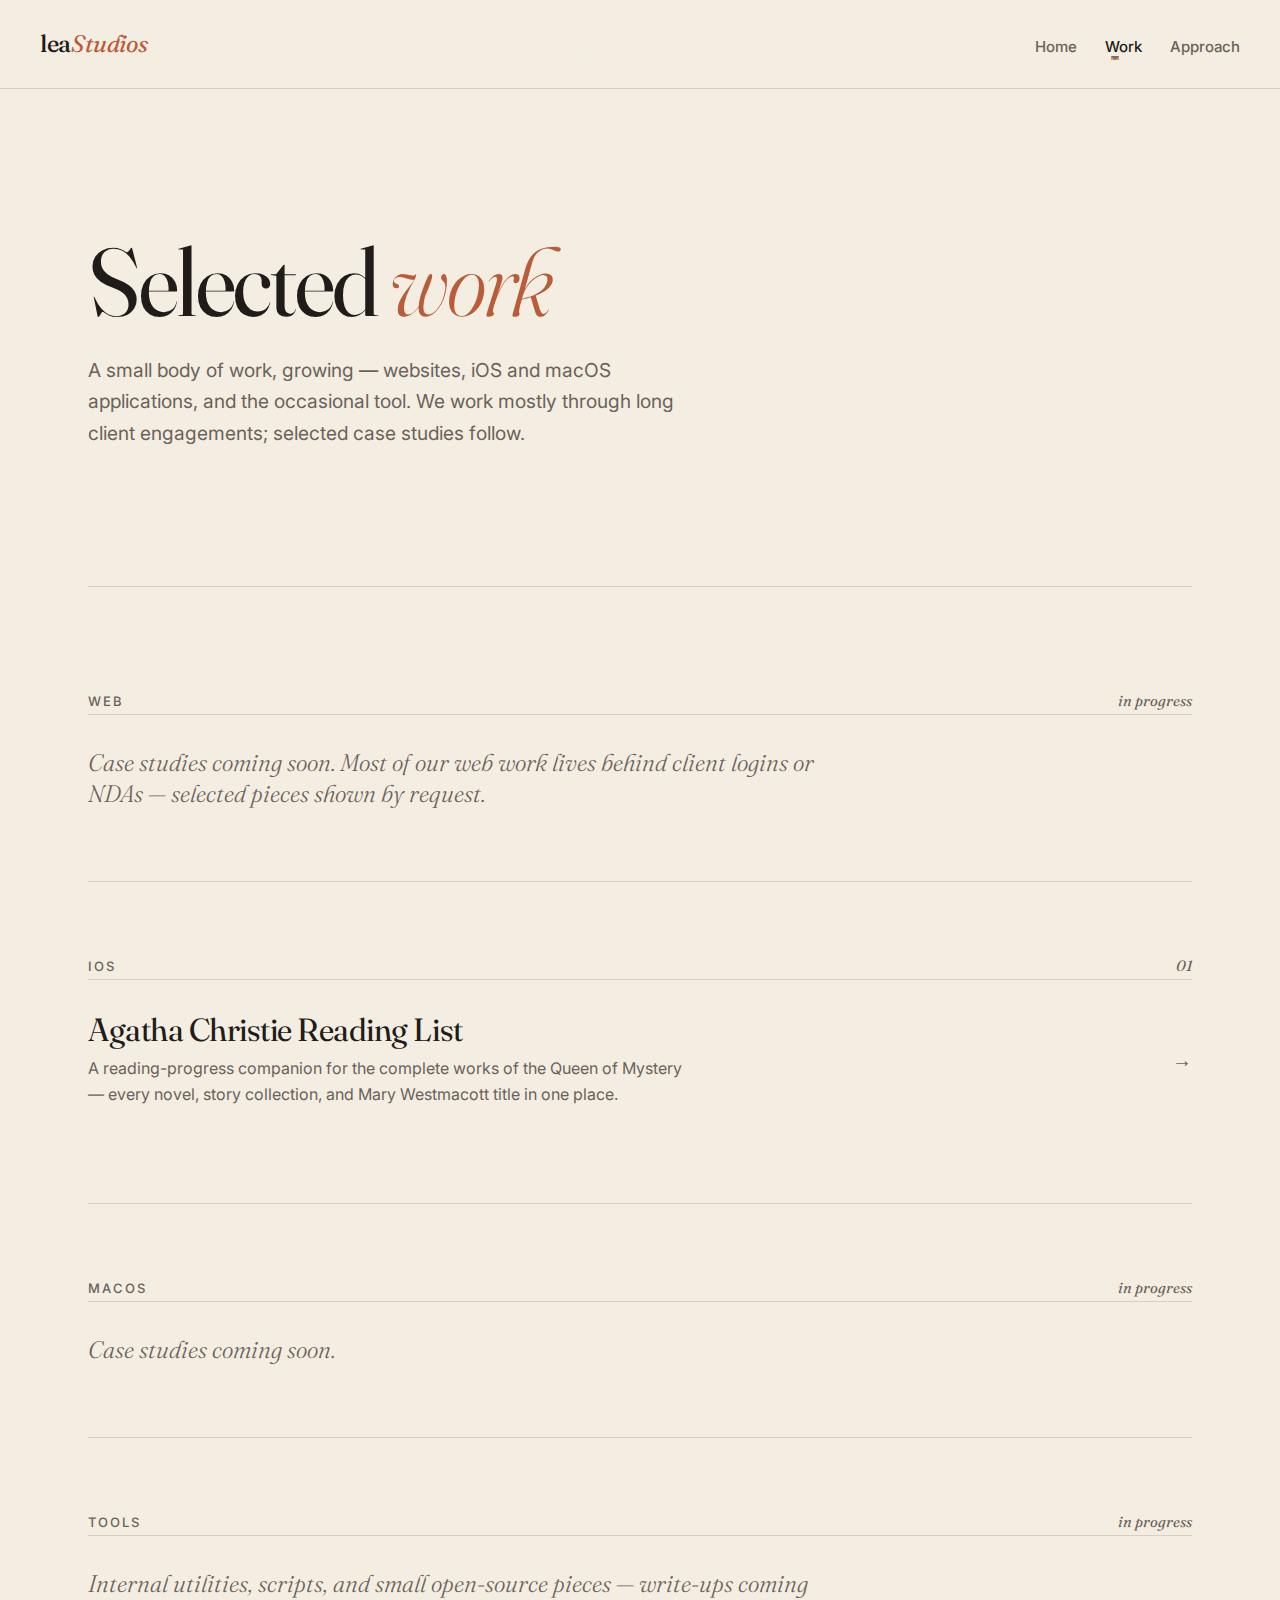
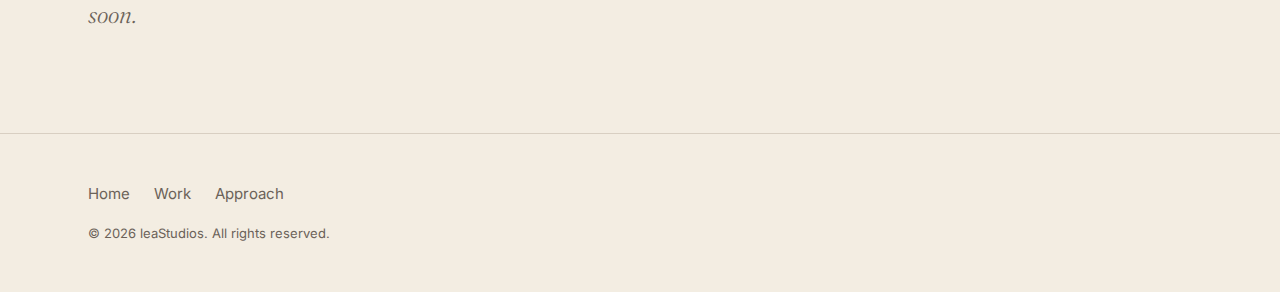
<file: work/index.html>
<!doctype html>
<html lang="en">
<head>
    <meta charset="UTF-8">
    <meta name="viewport" content="width=device-width, initial-scale=1">
    <meta name="description" content="Selected work from leaStudios — websites, iOS &amp; macOS apps, and tools.">
    <title>Work | leaStudios</title>
    <link rel="stylesheet" href="../css/styles.css">
    <link rel="preconnect" href="https://fonts.googleapis.com">
    <link rel="preconnect" href="https://fonts.gstatic.com" crossorigin>
    <link href="https://fonts.googleapis.com/css2?family=Fraunces:ital,opsz,wght@0,9..144,300..900;1,9..144,300..900&family=Inter:wght@400;500;600&display=swap" rel="stylesheet">
</head>
<body>
    <!-- Header -->
    <header>
        <div class="container header-container">
            <a href="/" class="logo">lea<span>Studios</span></a>
            <button class="nav-toggle" type="button" aria-label="Open navigation" aria-expanded="false" aria-controls="primary-nav">
                <span class="nav-toggle-icon"><span></span></span>
            </button>
            <nav id="primary-nav">
                <ul>
                    <li><a href="/">Home</a></li>
                    <li class="nav-item-work">
                        <a href="/work" aria-haspopup="true">Work</a>
                        <div class="work-dropdown" role="menu">
                            <div class="work-dropdown-group">
                                <span class="work-dropdown-label">iOS</span>
                                <a href="/work/agatha-christie-reading-list" role="menuitem">Agatha Christie Reading List</a>
                            </div>
                            <div class="work-dropdown-group">
                                <span class="work-dropdown-label">Web</span>
                                <p class="work-dropdown-empty">Case studies in progress.</p>
                            </div>
                            <div class="work-dropdown-group">
                                <span class="work-dropdown-label">macOS</span>
                                <p class="work-dropdown-empty">Case studies in progress.</p>
                            </div>
                            <div class="work-dropdown-group">
                                <span class="work-dropdown-label">Tools</span>
                                <p class="work-dropdown-empty">Case studies in progress.</p>
                            </div>
                        </div>
                    </li>
                    <li><a href="/approach">Approach</a></li>
                </ul>
            </nav>
        </div>
    </header>

    <!-- Hero Section -->
    <section class="hero">
        <div class="container">
            <h1>Selected <em>work</em></h1>
            <p>A small body of work, growing — websites, iOS and macOS applications, and the occasional tool. We work mostly through long client engagements; selected case studies follow.</p>
        </div>
    </section>

    <!-- Main Content -->
    <main>
        <div class="container">
            <section class="section">
                <!-- Web -->
                <div class="work-group">
                    <header class="work-group-header">
                        <span class="work-group-label">Web</span>
                        <span class="work-group-count">in progress</span>
                    </header>
                    <p class="work-group-empty">Case studies coming soon. Most of our web work lives behind client logins or NDAs — selected pieces shown by request.</p>
                </div>

                <!-- iOS -->
                <div class="work-group">
                    <header class="work-group-header">
                        <span class="work-group-label">iOS</span>
                        <span class="work-group-count">01</span>
                    </header>
                    <ul class="project-list">
                        <li>
                            <a href="/work/agatha-christie-reading-list" class="project-tile">
                                <div class="project-tile-text">
                                    <h3>Agatha Christie Reading List</h3>
                                    <p>A reading-progress companion for the complete works of the Queen of Mystery — every novel, story collection, and Mary Westmacott title in one place.</p>
                                </div>
                                <span class="project-tile-arrow" aria-hidden="true">→</span>
                            </a>
                        </li>
                    </ul>
                </div>

                <!-- macOS -->
                <div class="work-group">
                    <header class="work-group-header">
                        <span class="work-group-label">macOS</span>
                        <span class="work-group-count">in progress</span>
                    </header>
                    <p class="work-group-empty">Case studies coming soon.</p>
                </div>

                <!-- Tools -->
                <div class="work-group">
                    <header class="work-group-header">
                        <span class="work-group-label">Tools</span>
                        <span class="work-group-count">in progress</span>
                    </header>
                    <p class="work-group-empty">Internal utilities, scripts, and small open-source pieces — write-ups coming soon.</p>
                </div>
            </section>
        </div>
    </main>

    <!-- Footer -->
    <footer>
        <div class="container">
            <div class="footer-links">
                <a href="/">Home</a>
                <a href="/work">Work</a>
                <a href="/approach">Approach</a>
            </div>
            <p class="copyright">&copy; <script>document.write(new Date().getFullYear());</script> leaStudios. All rights reserved.</p>
        </div>
    </footer>

    <script src="../js/scripts.js"></script>
</body>
</html>
</file>
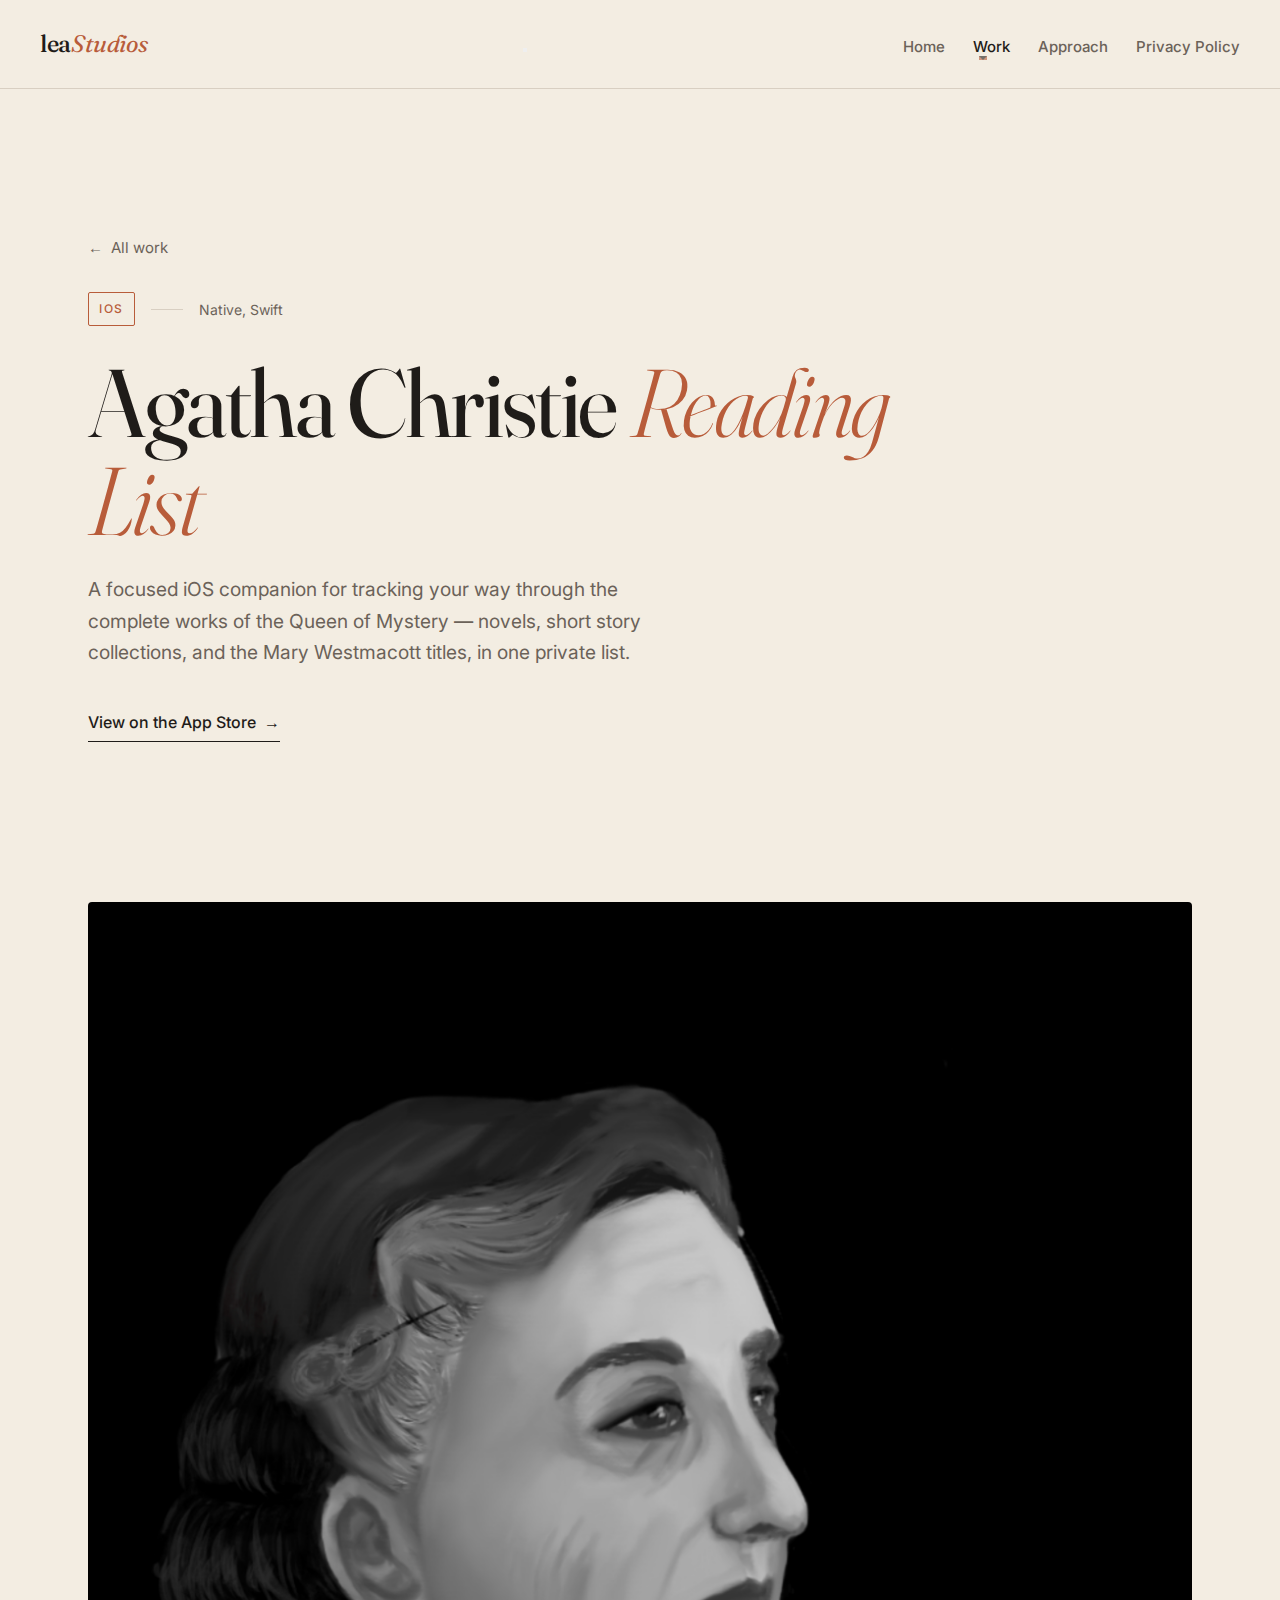
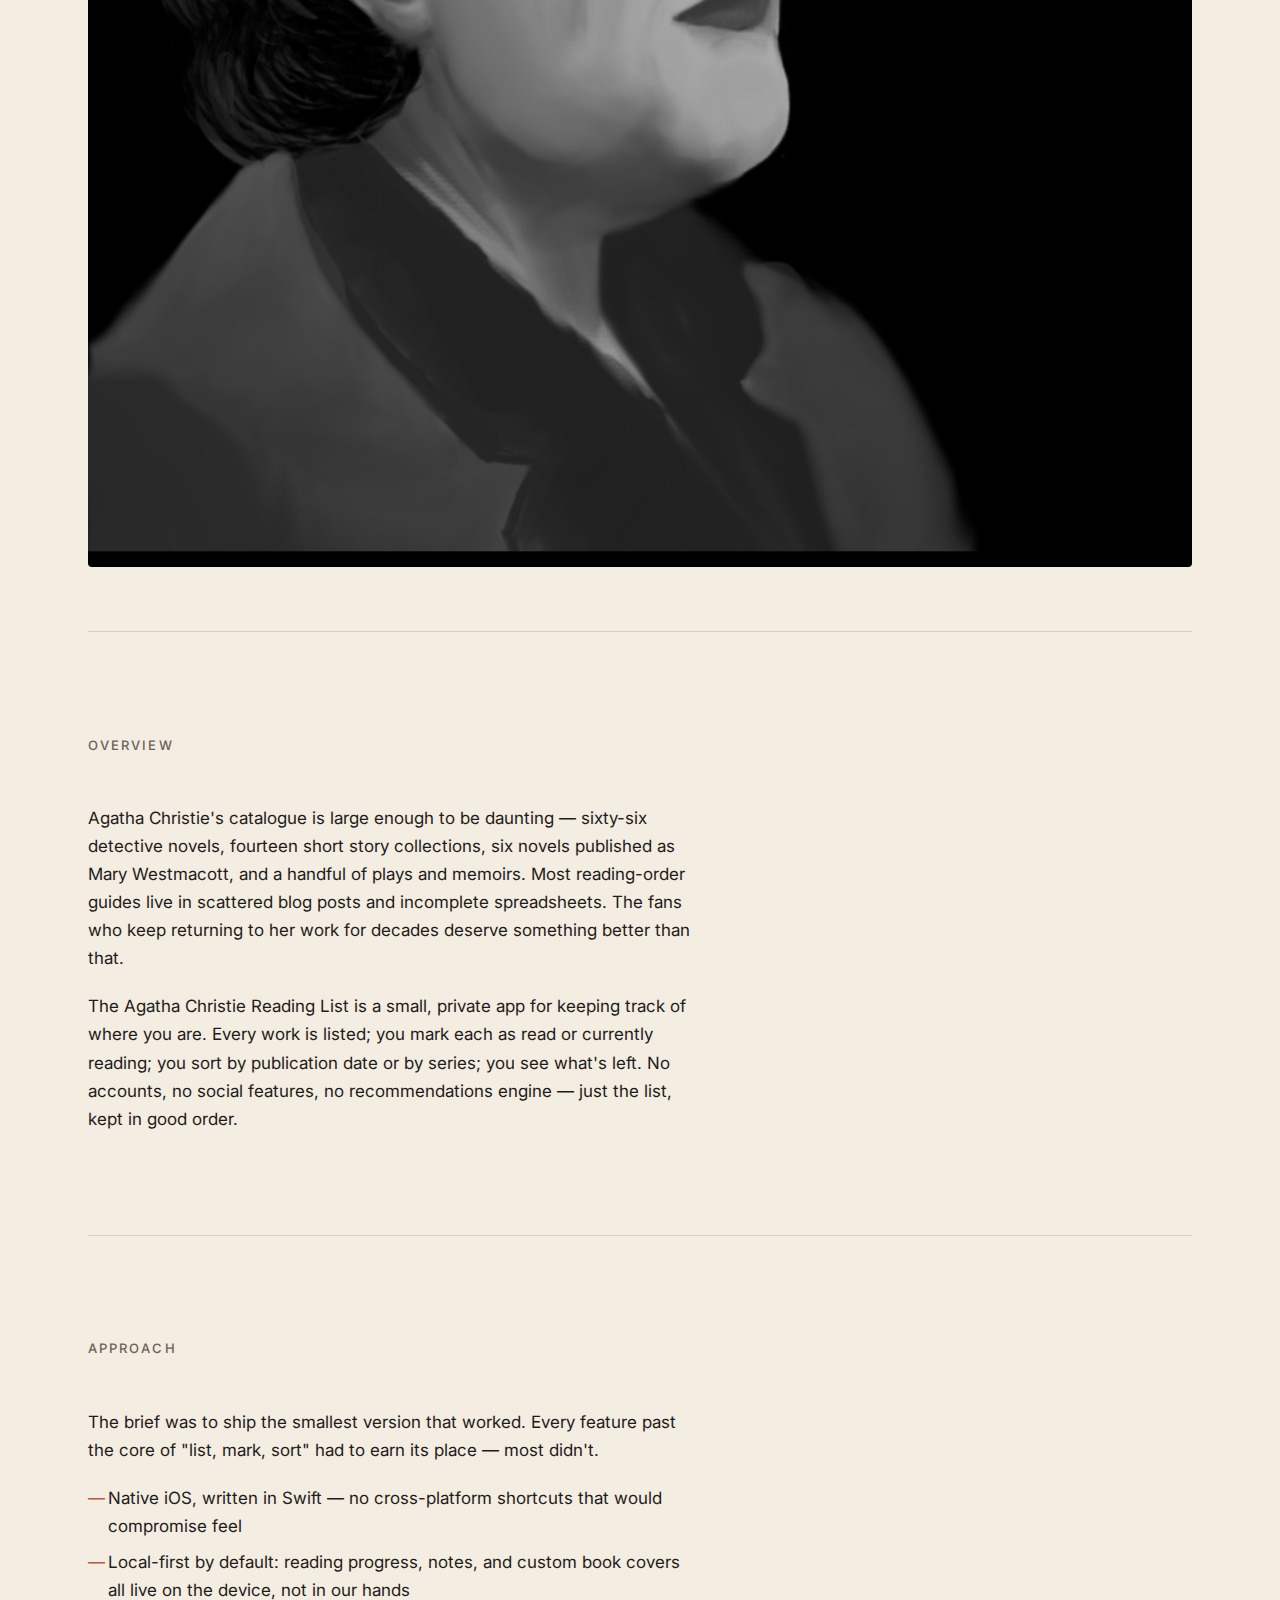
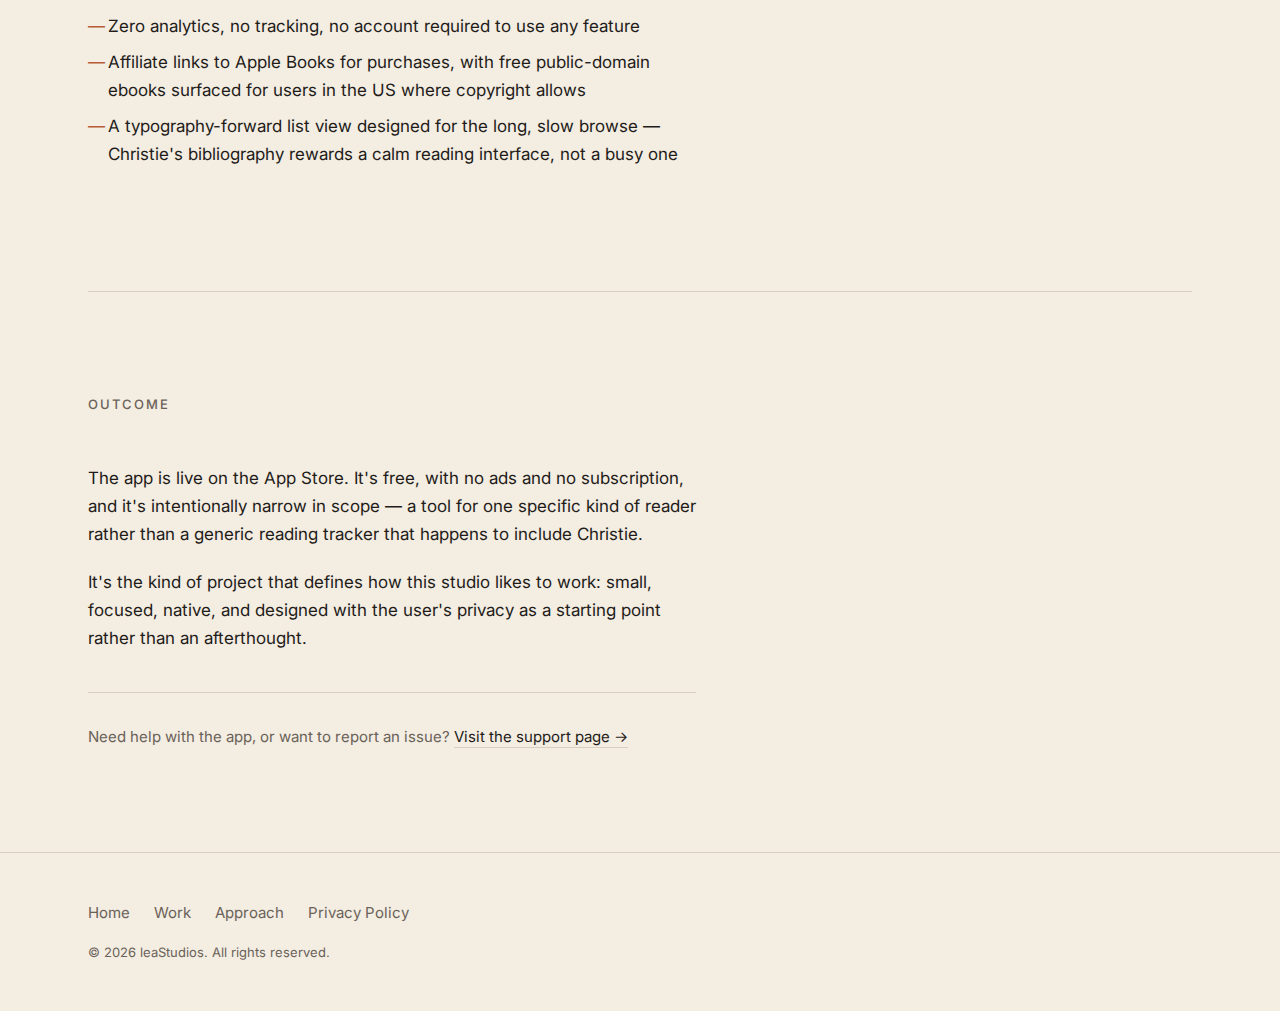
<file: work/agatha-christie-reading-list/index.html>
<!doctype html>
<html lang="en">
<head>
    <meta charset="UTF-8">
    <meta name="viewport" content="width=device-width, initial-scale=1">
    <meta name="description" content="Case study — Agatha Christie Reading List, an iOS reading-progress tracker for the complete works of Agatha Christie.">
    <title>Agatha Christie Reading List | Work | leaStudios</title>
    <link rel="stylesheet" href="../../css/styles.css">
    <link rel="preconnect" href="https://fonts.googleapis.com">
    <link rel="preconnect" href="https://fonts.gstatic.com" crossorigin>
    <link href="https://fonts.googleapis.com/css2?family=Fraunces:ital,opsz,wght@0,9..144,300..900;1,9..144,300..900&family=Inter:wght@400;500;600&display=swap" rel="stylesheet">
</head>
<body>
    <!-- Header -->
    <header>
        <div class="container header-container">
            <a href="/" class="logo">lea<span>Studios</span></a>
            <button class="nav-toggle" type="button" aria-label="Open navigation" aria-expanded="false" aria-controls="primary-nav">
                <span class="nav-toggle-icon"><span></span></span>
            </button>
            <nav id="primary-nav">
                <ul>
                    <li><a href="/">Home</a></li>
                    <li class="nav-item-work">
                        <a href="/work" aria-haspopup="true">Work</a>
                        <div class="work-dropdown" role="menu">
                            <div class="work-dropdown-group">
                                <span class="work-dropdown-label">iOS</span>
                                <a href="/work/agatha-christie-reading-list" role="menuitem">Agatha Christie Reading List</a>
                            </div>
                            <div class="work-dropdown-group">
                                <span class="work-dropdown-label">Web</span>
                                <p class="work-dropdown-empty">Case studies in progress.</p>
                            </div>
                            <div class="work-dropdown-group">
                                <span class="work-dropdown-label">macOS</span>
                                <p class="work-dropdown-empty">Case studies in progress.</p>
                            </div>
                            <div class="work-dropdown-group">
                                <span class="work-dropdown-label">Tools</span>
                                <p class="work-dropdown-empty">Case studies in progress.</p>
                            </div>
                        </div>
                    </li>
                    <li><a href="/approach">Approach</a></li>
                    <li><a href="/privacy-policy">Privacy Policy</a></li>
                </ul>
            </nav>
        </div>
    </header>

    <!-- Hero -->
    <section class="hero">
        <div class="container">
            <a href="/work" class="back-link">All work</a>
            <div class="case-meta">
                <span class="case-tag">iOS</span>
                <span class="case-meta-divider"></span>
                <span class="case-meta-item">Native, Swift</span>
            </div>
            <h1>Agatha Christie <em>Reading List</em></h1>
            <p>A focused iOS companion for tracking your way through the complete works of the Queen of Mystery — novels, short story collections, and the Mary Westmacott titles, in one private list.</p>
            <div class="case-links">
                <a href="#" class="btn">View on the App Store</a>
            </div>
        </div>
    </section>

    <!-- Hero image -->
    <div class="container">
        <div class="case-image">
            <img src="../../images/leastudios-agatha-christie.png" alt="Agatha Christie Reading List app on iPhone">
        </div>
    </div>

    <!-- Main Content -->
    <main>
        <div class="container">
            <!-- Overview -->
            <section class="section">
                <h2 class="section-title">Overview</h2>
                <div class="case-section">
                    <p>Agatha Christie's catalogue is large enough to be daunting — sixty-six detective novels, fourteen short story collections, six novels published as Mary Westmacott, and a handful of plays and memoirs. Most reading-order guides live in scattered blog posts and incomplete spreadsheets. The fans who keep returning to her work for decades deserve something better than that.</p>
                    <p>The Agatha Christie Reading List is a small, private app for keeping track of where you are. Every work is listed; you mark each as read or currently reading; you sort by publication date or by series; you see what's left. No accounts, no social features, no recommendations engine — just the list, kept in good order.</p>
                </div>
            </section>

            <!-- Approach -->
            <section class="section">
                <h2 class="section-title">Approach</h2>
                <div class="case-section">
                    <p>The brief was to ship the smallest version that worked. Every feature past the core of "list, mark, sort" had to earn its place — most didn't.</p>
                    <ul>
                        <li>Native iOS, written in Swift — no cross-platform shortcuts that would compromise feel</li>
                        <li>Local-first by default: reading progress, notes, and custom book covers all live on the device, not in our hands</li>
                        <li>Zero analytics, no tracking, no account required to use any feature</li>
                        <li>Affiliate links to Apple Books for purchases, with free public-domain ebooks surfaced for users in the US where copyright allows</li>
                        <li>A typography-forward list view designed for the long, slow browse — Christie's bibliography rewards a calm reading interface, not a busy one</li>
                    </ul>
                </div>
            </section>

            <!-- Outcome -->
            <section class="section">
                <h2 class="section-title">Outcome</h2>
                <div class="case-section">
                    <p>The app is live on the App Store. It's free, with no ads and no subscription, and it's intentionally narrow in scope — a tool for one specific kind of reader rather than a generic reading tracker that happens to include Christie.</p>
                    <p>It's the kind of project that defines how this studio likes to work: small, focused, native, and designed with the user's privacy as a starting point rather than an afterthought.</p>

                    <div class="case-cross-link">
                        Need help with the app, or want to report an issue? <a href="/agatha-christie-reading-list-support">Visit the support page →</a>
                    </div>
                </div>
            </section>
        </div>
    </main>

    <!-- Footer -->
    <footer>
        <div class="container">
            <div class="footer-links">
                <a href="/">Home</a>
                <a href="/work">Work</a>
                <a href="/approach">Approach</a>
                <a href="/privacy-policy">Privacy Policy</a>
            </div>
            <p class="copyright">&copy; <script>document.write(new Date().getFullYear());</script> leaStudios. All rights reserved.</p>
        </div>
    </footer>

    <script src="../../js/scripts.js"></script>
</body>
</html>
</file>
<file: css/styles.css>
/* leaStudios — editorial */

:root {
  --paper: #f3ede2;
  --paper-soft: #ebe4d6;
  --ink: #1f1c19;
  --ink-muted: #6b6259;
  --rule: #d8cfc2;
  --terracotta: #b85c3a;
  --terracotta-deep: #8f4221;

  --font-display: 'Fraunces', 'Iowan Old Style', Georgia, serif;
  --font-body: 'Inter', -apple-system, BlinkMacSystemFont, 'Segoe UI', sans-serif;

  --container-max: 1200px;
  --gutter: clamp(1.25rem, 4vw, 3rem);
}

*,
*::before,
*::after {
  margin: 0;
  padding: 0;
  box-sizing: border-box;
}

html {
  -webkit-font-smoothing: antialiased;
  -moz-osx-font-smoothing: grayscale;
  text-size-adjust: 100%;
}

body {
  font-family: var(--font-body);
  font-size: 1.0625rem;
  line-height: 1.65;
  color: var(--ink);
  background: var(--paper);
}

img {
  max-width: 100%;
  height: auto;
  display: block;
}

a {
  color: var(--ink);
  text-decoration: none;
  transition: color 200ms ease;
}

a:hover {
  color: var(--terracotta);
}

.container {
  width: 100%;
  max-width: var(--container-max);
  margin: 0 auto;
  padding: 0 var(--gutter);
}

/* Header */
header {
  background: var(--paper);
  border-bottom: 1px solid var(--rule);
}

.header-container {
  display: flex;
  justify-content: space-between;
  align-items: baseline;
  padding: 1.5rem 0;
  gap: 1.5rem;
}

.logo {
  font-family: var(--font-display);
  font-weight: 500;
  font-variation-settings: "opsz" 36;
  font-size: 1.5rem;
  color: var(--ink);
  letter-spacing: -0.015em;
}

.logo span {
  font-style: italic;
  font-weight: 400;
  color: var(--terracotta);
}

nav ul {
  display: flex;
  gap: 1.75rem;
  list-style: none;
  flex-wrap: wrap;
  justify-content: flex-end;
}

nav ul li a {
  font-size: 0.9375rem;
  font-weight: 500;
  color: var(--ink-muted);
  position: relative;
  padding-bottom: 4px;
}

nav ul li a:hover {
  color: var(--ink);
}

nav ul li a.active {
  color: var(--ink);
}

nav ul li a.active::after {
  content: "";
  position: absolute;
  left: 0;
  right: 0;
  bottom: 0;
  height: 1px;
  background: var(--terracotta);
}

/* Work dropdown (desktop hover/focus reveals; mobile users go straight to /work) */
.nav-item-work {
  position: relative;
}

.nav-item-work > a::after {
  content: "";
  display: inline-block;
  width: 0;
  height: 0;
  margin-left: 0.4em;
  vertical-align: 0.15em;
  border-left: 0.28em solid transparent;
  border-right: 0.28em solid transparent;
  border-top: 0.28em solid currentColor;
  opacity: 0.6;
  transition: transform 200ms ease, opacity 200ms ease;
}

.nav-item-work:hover > a::after,
.nav-item-work:focus-within > a::after {
  opacity: 1;
  transform: translateY(1px);
}

.work-dropdown {
  position: absolute;
  top: calc(100% + 0.75rem);
  right: 0;
  min-width: 22rem;
  background: var(--paper);
  border: 1px solid var(--rule);
  padding: 1.25rem 1.5rem;
  box-shadow: 0 8px 24px rgba(31, 28, 25, 0.06);
  opacity: 0;
  visibility: hidden;
  transform: translateY(-4px);
  transition: opacity 160ms ease, transform 160ms ease, visibility 0s linear 160ms;
  z-index: 50;
}

.nav-item-work:hover .work-dropdown,
.nav-item-work:focus-within .work-dropdown {
  opacity: 1;
  visibility: visible;
  transform: translateY(0);
  transition: opacity 160ms ease, transform 160ms ease, visibility 0s;
}

.work-dropdown-group {
  padding: 0.5rem 0;
}

.work-dropdown-group + .work-dropdown-group {
  border-top: 1px solid var(--rule);
  margin-top: 0.25rem;
  padding-top: 0.875rem;
}

.work-dropdown-label {
  display: block;
  font-family: var(--font-body);
  font-size: 0.75rem;
  font-weight: 500;
  text-transform: uppercase;
  letter-spacing: 0.14em;
  color: var(--ink-muted);
  margin-bottom: 0.5rem;
}

.work-dropdown a {
  display: block;
  font-family: var(--font-display);
  font-weight: 400;
  font-variation-settings: "opsz" 36;
  font-size: 1.0625rem;
  letter-spacing: -0.01em;
  color: var(--ink);
  padding: 0.25rem 0;
  line-height: 1.3;
}

.work-dropdown a:hover {
  color: var(--terracotta);
}

.work-dropdown-empty {
  font-family: var(--font-body);
  font-size: 0.875rem;
  font-style: italic;
  color: var(--ink-muted);
  padding: 0.25rem 0;
}

@media (max-width: 768px) {
  .nav-item-work > a::after {
    display: none;
  }

  .work-dropdown {
    display: none;
  }
}

/* Hero */
.hero {
  padding: clamp(4rem, 12vw, 9rem) 0 clamp(3rem, 8vw, 6rem);
}

.hero h1 {
  font-family: var(--font-display);
  font-weight: 400;
  font-variation-settings: "opsz" 144;
  font-size: clamp(2.75rem, 8vw, 6rem);
  line-height: 1.02;
  letter-spacing: -0.025em;
  color: var(--ink);
  max-width: 16ch;
  margin-bottom: 1.5rem;
}

.hero h1 em {
  font-style: italic;
  font-weight: 300;
  color: var(--terracotta);
}

.hero p {
  font-size: clamp(1.0625rem, 1.5vw, 1.25rem);
  color: var(--ink-muted);
  max-width: 50ch;
  margin-bottom: 2.5rem;
}

/* Buttons / CTAs — editorial text-link style */
.btn {
  display: inline-flex;
  align-items: center;
  gap: 0.5rem;
  font-family: var(--font-body);
  font-weight: 500;
  font-size: 1rem;
  color: var(--ink);
  background: transparent;
  border: 0;
  border-bottom: 1px solid var(--ink);
  padding: 0 0 0.375rem 0;
  border-radius: 0;
  letter-spacing: 0;
  text-transform: none;
  transition: color 200ms ease, border-color 200ms ease, gap 200ms ease;
}

.btn::after {
  content: "→";
  font-family: var(--font-display);
  transition: transform 200ms ease;
}

.btn:hover {
  color: var(--terracotta);
  border-bottom-color: var(--terracotta);
  gap: 0.875rem;
}

/* Sections */
main {
  padding: 0;
}

.section {
  padding: clamp(3rem, 8vw, 7rem) 0;
  border-top: 1px solid var(--rule);
}

.section-title {
  font-family: var(--font-body);
  font-size: 0.8125rem;
  font-weight: 500;
  text-transform: uppercase;
  letter-spacing: 0.16em;
  color: var(--ink-muted);
  margin-bottom: 3rem;
  text-align: left;
}

/* Services — numbered editorial list */
.services {
  display: flex;
  flex-direction: column;
  counter-reset: service;
}

.service-card {
  display: grid;
  grid-template-columns: 6rem 1fr;
  gap: clamp(1.5rem, 4vw, 4rem);
  padding: 2.75rem 0;
  border-top: 1px solid var(--rule);
  background: transparent;
  border-radius: 0;
  box-shadow: none;
  transition: none;
}

.service-card:first-child {
  border-top: none;
  padding-top: 0;
}

.service-card:last-child {
  padding-bottom: 0;
}

.service-card::before {
  counter-increment: service;
  content: counter(service, decimal-leading-zero);
  font-family: var(--font-display);
  font-style: italic;
  font-variation-settings: "opsz" 144;
  font-weight: 400;
  font-size: clamp(2.25rem, 4vw, 3rem);
  line-height: 1;
  color: var(--terracotta);
  align-self: start;
  grid-column: 1;
  grid-row: 1 / span 2;
}

.service-card h3,
.service-card p {
  grid-column: 2;
}

.service-card:hover {
  transform: none;
}

.service-card h3 {
  font-family: var(--font-display);
  font-weight: 400;
  font-variation-settings: "opsz" 96;
  font-size: clamp(1.625rem, 3vw, 2.25rem);
  line-height: 1.1;
  letter-spacing: -0.015em;
  color: var(--ink);
  margin-bottom: 0.875rem;
}

.service-card p {
  font-size: 1.0625rem;
  color: var(--ink-muted);
  max-width: 55ch;
}

/* Numbered editorial list — principles (Approach page) */
.principles {
  display: flex;
  flex-direction: column;
  counter-reset: principle;
}

.principle {
  display: grid;
  grid-template-columns: 6rem 1fr;
  gap: clamp(1.5rem, 4vw, 4rem);
  padding: 2.5rem 0;
  border-top: 1px solid var(--rule);
}

.principle:first-child {
  border-top: none;
  padding-top: 0;
}

.principle:last-child {
  padding-bottom: 0;
}

.principle::before {
  counter-increment: principle;
  content: counter(principle, decimal-leading-zero);
  font-family: var(--font-display);
  font-style: italic;
  font-variation-settings: "opsz" 144;
  font-weight: 400;
  font-size: clamp(2rem, 3.5vw, 2.5rem);
  line-height: 1;
  color: var(--terracotta);
  align-self: start;
  grid-column: 1;
  grid-row: 1 / span 2;
}

.principle h3,
.principle p {
  grid-column: 2;
}

.principle h3 {
  font-family: var(--font-display);
  font-weight: 400;
  font-variation-settings: "opsz" 72;
  font-size: clamp(1.375rem, 2.4vw, 1.875rem);
  line-height: 1.2;
  letter-spacing: -0.015em;
  color: var(--ink);
  margin-bottom: 0.625rem;
}

.principle p {
  font-size: 1.0625rem;
  color: var(--ink-muted);
  max-width: 60ch;
}

.principle p em {
  font-style: italic;
  color: var(--ink);
}

/* About — editorial single column with pull-quote opener (home page) */
.about-editorial {
  max-width: 38rem;
}

.about-editorial p {
  font-size: 1.0625rem;
  color: var(--ink);
  margin-bottom: 1.25rem;
}

.about-editorial p:first-child {
  font-family: var(--font-display);
  font-style: italic;
  font-weight: 300;
  font-variation-settings: "opsz" 72;
  font-size: clamp(1.5rem, 2.6vw, 2rem);
  line-height: 1.3;
  color: var(--ink);
  margin-bottom: 2rem;
  letter-spacing: -0.01em;
}

.about-editorial p:last-child {
  margin-bottom: 0;
}

/* About — image+text grid (used by Agatha page) */
.about-content {
  display: grid;
  grid-template-columns: 1fr 1fr;
  gap: clamp(2rem, 5vw, 4rem);
  align-items: center;
}

.about-text p {
  font-size: 1.0625rem;
  color: var(--ink);
  margin-bottom: 1rem;
}

.about-text ul {
  list-style: none;
  padding: 0;
  margin: 0 0 1rem 0;
}

.about-text ul li {
  position: relative;
  padding-left: 1.25rem;
  margin-bottom: 0.375rem;
  color: var(--ink);
}

.about-text ul li::before {
  content: "—";
  position: absolute;
  left: 0;
  color: var(--terracotta);
}

.about-image img {
  border-radius: 4px;
  box-shadow: 0 1px 0 rgba(0, 0, 0, 0.04);
}

/* Contact */
.contact-info {
  max-width: 100%;
  text-align: left;
}

.contact-info p {
  font-size: 1.0625rem;
  color: var(--ink-muted);
  margin-bottom: 1rem;
  max-width: 55ch;
}

.contact-info ul {
  font-size: 1rem;
  color: var(--ink-muted);
  list-style: none;
  padding: 0;
  margin: 0 auto 1rem auto;
  max-width: 500px;
}

.contact-info ul li {
  position: relative;
  padding-left: 1.25rem;
  margin-bottom: 0.375rem;
}

.contact-info ul li::before {
  content: "—";
  position: absolute;
  left: 0;
  color: var(--terracotta);
}

.contact-email {
  display: inline-block;
  font-family: var(--font-display);
  font-style: italic;
  font-weight: 400;
  font-variation-settings: "opsz" 144;
  font-size: clamp(2rem, 6vw, 4rem);
  line-height: 1.05;
  letter-spacing: -0.02em;
  color: var(--ink);
  margin: 1.5rem 0;
  word-break: break-word;
  border-bottom: 1px solid transparent;
  transition: color 200ms ease, border-color 200ms ease;
}

.contact-email:hover {
  color: var(--terracotta);
  border-bottom-color: var(--terracotta);
}

/* Work landing page — grouped category sections */
.work-group {
  border-top: 1px solid var(--rule);
  padding: clamp(2.5rem, 6vw, 4.5rem) 0;
}

.work-group:first-of-type {
  border-top: none;
  padding-top: 0;
}

.work-group:last-of-type {
  padding-bottom: 0;
}

.work-group-header {
  display: flex;
  align-items: baseline;
  justify-content: space-between;
  gap: 1rem;
  margin-bottom: 2rem;
  flex-wrap: wrap;
}

.work-group-label {
  font-family: var(--font-body);
  font-size: 0.8125rem;
  font-weight: 500;
  text-transform: uppercase;
  letter-spacing: 0.16em;
  color: var(--ink-muted);
}

.work-group-count {
  font-family: var(--font-display);
  font-style: italic;
  font-variation-settings: "opsz" 36;
  font-size: 0.9375rem;
  color: var(--ink-muted);
}

.project-list {
  list-style: none;
  padding: 0;
  margin: 0;
}

.project-tile {
  display: grid;
  grid-template-columns: 1fr auto;
  align-items: baseline;
  gap: 1.5rem;
  padding: 1.5rem 0;
  border-top: 1px solid var(--rule);
  text-decoration: none;
  color: var(--ink);
  transition: color 200ms ease;
}

.project-list li:first-child .project-tile {
  border-top: none;
  padding-top: 0;
}

.project-tile-text h3 {
  font-family: var(--font-display);
  font-weight: 400;
  font-variation-settings: "opsz" 72;
  font-size: clamp(1.5rem, 2.5vw, 2rem);
  line-height: 1.15;
  letter-spacing: -0.015em;
  color: var(--ink);
  margin-bottom: 0.375rem;
  transition: color 200ms ease;
}

.project-tile-text p {
  font-size: 1rem;
  color: var(--ink-muted);
  max-width: 60ch;
}

.project-tile-arrow {
  font-family: var(--font-display);
  font-size: 1.25rem;
  color: var(--ink-muted);
  align-self: center;
  transition: transform 200ms ease, color 200ms ease;
}

.project-tile:hover .project-tile-text h3 {
  color: var(--terracotta);
}

.project-tile:hover .project-tile-arrow {
  color: var(--terracotta);
  transform: translateX(0.375rem);
}

.work-group-empty {
  font-family: var(--font-display);
  font-style: italic;
  font-weight: 300;
  font-variation-settings: "opsz" 60;
  font-size: clamp(1.25rem, 2vw, 1.5rem);
  line-height: 1.3;
  color: var(--ink-muted);
  max-width: 50ch;
}

/* Case study page */
.case-meta {
  display: flex;
  align-items: center;
  gap: 1rem;
  margin-bottom: 1.75rem;
  flex-wrap: wrap;
}

.case-tag {
  display: inline-block;
  font-family: var(--font-body);
  font-size: 0.75rem;
  font-weight: 500;
  text-transform: uppercase;
  letter-spacing: 0.14em;
  color: var(--terracotta);
  border: 1px solid var(--terracotta);
  padding: 0.375rem 0.625rem;
  border-radius: 2px;
}

.case-meta-divider {
  width: 2rem;
  height: 1px;
  background: var(--rule);
  flex-shrink: 0;
}

.case-meta-item {
  font-size: 0.875rem;
  color: var(--ink-muted);
}

.case-links {
  display: flex;
  gap: 1.75rem;
  margin-top: 2rem;
  flex-wrap: wrap;
}

.case-image {
  margin: clamp(2rem, 5vw, 4rem) 0;
}

.case-image img {
  width: 100%;
  border-radius: 4px;
}

.case-section {
  max-width: 38rem;
}

.case-section h2 {
  font-family: var(--font-display);
  font-weight: 400;
  font-variation-settings: "opsz" 60;
  font-size: clamp(1.5rem, 2.4vw, 2rem);
  line-height: 1.2;
  letter-spacing: -0.015em;
  color: var(--ink);
  margin-bottom: 1.25rem;
}

.case-section p {
  font-size: 1.0625rem;
  color: var(--ink);
  margin-bottom: 1.25rem;
}

.case-section p:last-child {
  margin-bottom: 0;
}

.case-section ul {
  list-style: none;
  padding: 0;
  margin-bottom: 1.25rem;
}

.case-section ul li {
  position: relative;
  padding-left: 1.25rem;
  margin-bottom: 0.5rem;
  color: var(--ink);
}

.case-section ul li::before {
  content: "—";
  position: absolute;
  left: 0;
  color: var(--terracotta);
}

.case-cross-link {
  border-top: 1px solid var(--rule);
  padding-top: 2rem;
  margin-top: 2.5rem;
  font-size: 0.9375rem;
  color: var(--ink-muted);
}

.case-cross-link a {
  color: var(--ink);
  border-bottom: 1px solid var(--rule);
  padding-bottom: 1px;
  transition: color 200ms ease, border-color 200ms ease;
}

.case-cross-link a:hover {
  color: var(--terracotta);
  border-bottom-color: var(--terracotta);
}

.back-link {
  display: inline-flex;
  align-items: center;
  gap: 0.5rem;
  font-size: 0.9375rem;
  color: var(--ink-muted);
  margin-bottom: 2rem;
  transition: color 200ms ease, gap 200ms ease;
}

.back-link::before {
  content: "←";
  font-family: var(--font-display);
}

.back-link:hover {
  color: var(--terracotta);
  gap: 0.875rem;
}

/* Long-form prose (privacy page) */
.prose {
  max-width: 38rem;
}

.prose p {
  font-size: 1.0625rem;
  color: var(--ink);
  margin-bottom: 1.25rem;
}

.prose h3 {
  font-family: var(--font-display);
  font-weight: 400;
  font-variation-settings: "opsz" 60;
  font-size: 1.5rem;
  line-height: 1.25;
  letter-spacing: -0.01em;
  color: var(--ink);
  margin: 2.5rem 0 1rem 0;
}

.prose a {
  color: var(--terracotta);
  border-bottom: 1px solid var(--rule);
  transition: border-color 200ms ease;
}

.prose a:hover {
  border-bottom-color: var(--terracotta);
}

.prose-meta {
  margin-top: 3rem;
  font-size: 0.9375rem;
  color: var(--ink-muted);
}

/* Footer */
footer {
  background: var(--paper);
  border-top: 1px solid var(--rule);
  padding: 3rem 0;
  color: var(--ink-muted);
  text-align: left;
}

.footer-links {
  display: flex;
  gap: 1.5rem;
  margin-bottom: 1rem;
  flex-wrap: wrap;
}

.footer-links a {
  color: var(--ink-muted);
  font-size: 0.9375rem;
}

.footer-links a:hover {
  color: var(--terracotta);
}

.copyright {
  font-size: 0.8125rem;
  color: var(--ink-muted);
}

/* Responsive */
@media (max-width: 768px) {
  nav ul {
    gap: 1rem;
  }

  .service-card {
    grid-template-columns: 1fr;
    gap: 0.75rem;
    padding: 2rem 0;
  }

  .service-card::before {
    font-size: 2.25rem;
  }

  .about-content {
    grid-template-columns: 1fr;
  }

  .principle {
    grid-template-columns: 1fr;
    gap: 0.5rem;
    padding: 1.75rem 0;
  }

  .principle::before {
    font-size: 2rem;
  }

  .project-tile {
    grid-template-columns: 1fr;
    gap: 0.5rem;
  }

  .project-tile-arrow {
    display: none;
  }
}

@media (max-width: 480px) {
  .header-container {
    flex-direction: column;
    align-items: flex-start;
    gap: 0.75rem;
  }

  nav ul {
    gap: 0.75rem;
    justify-content: flex-start;
  }

  nav ul li a {
    font-size: 0.875rem;
  }
}
</file>
